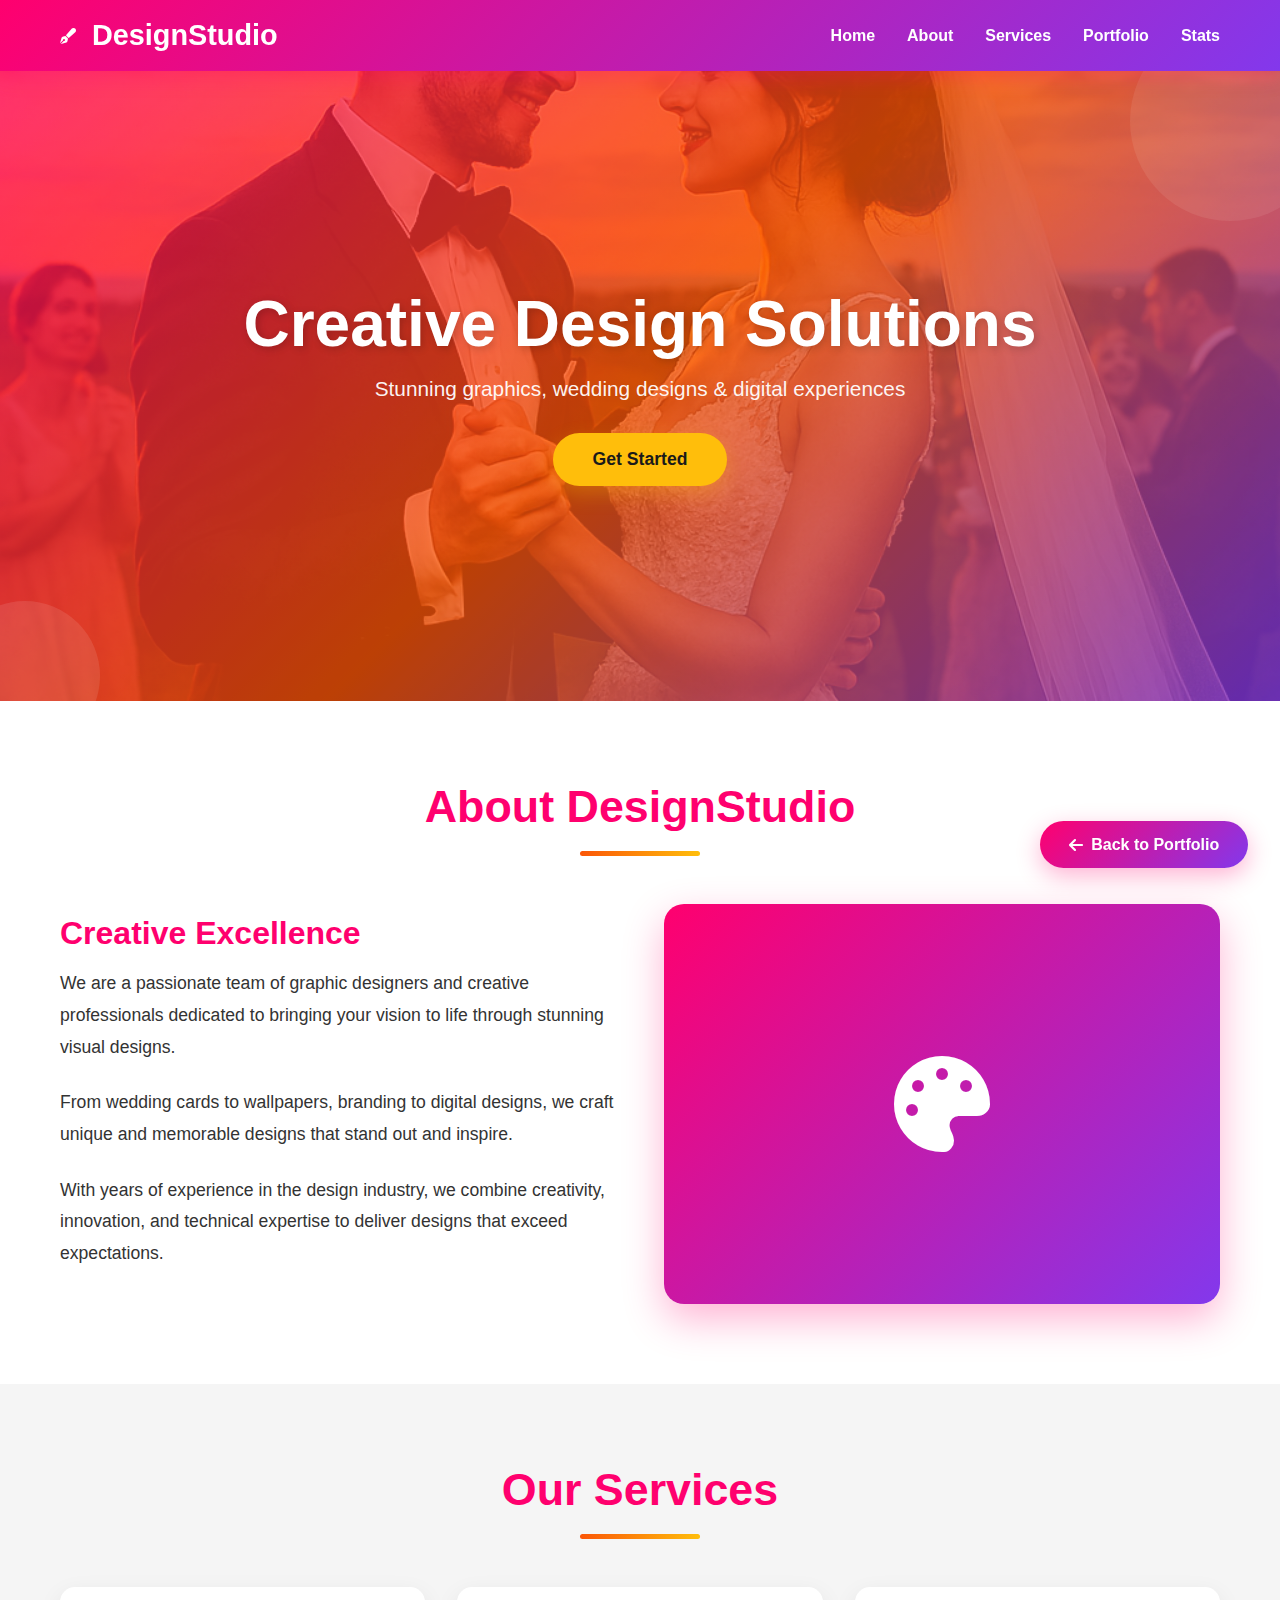
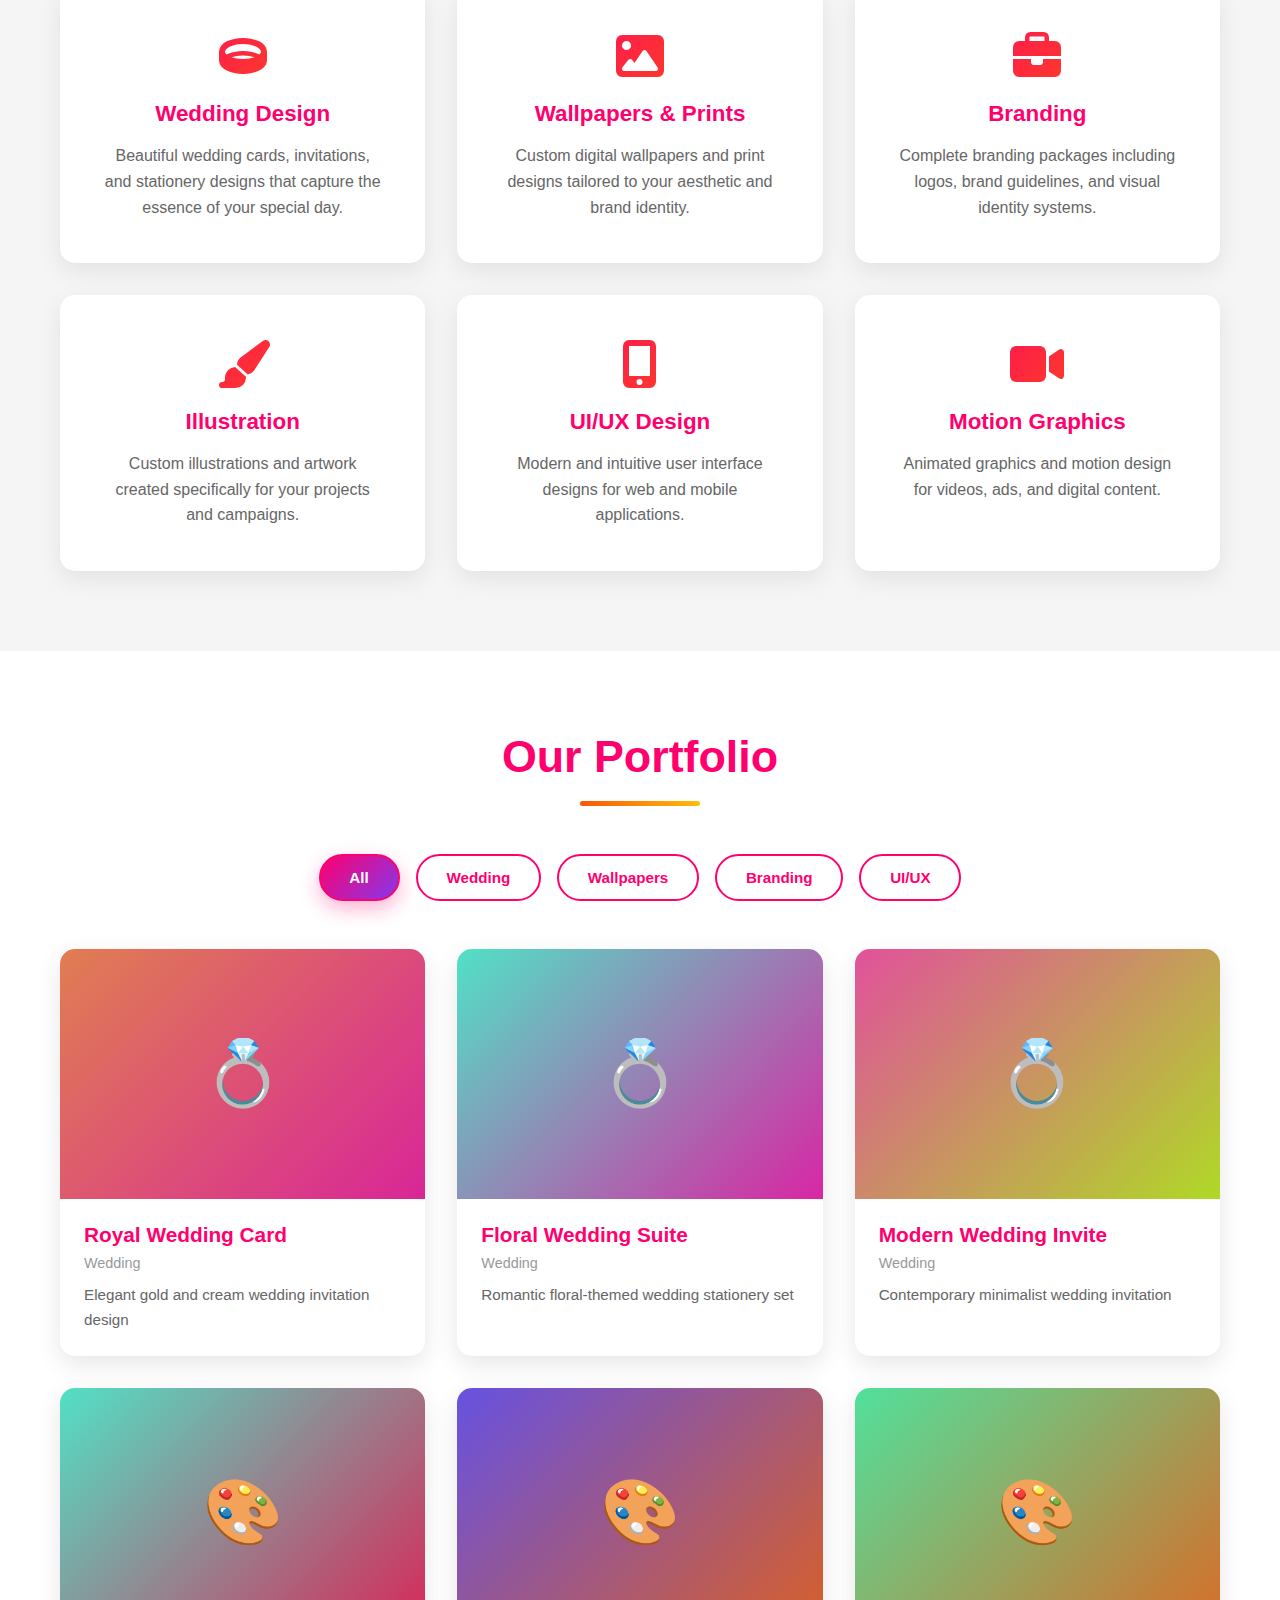
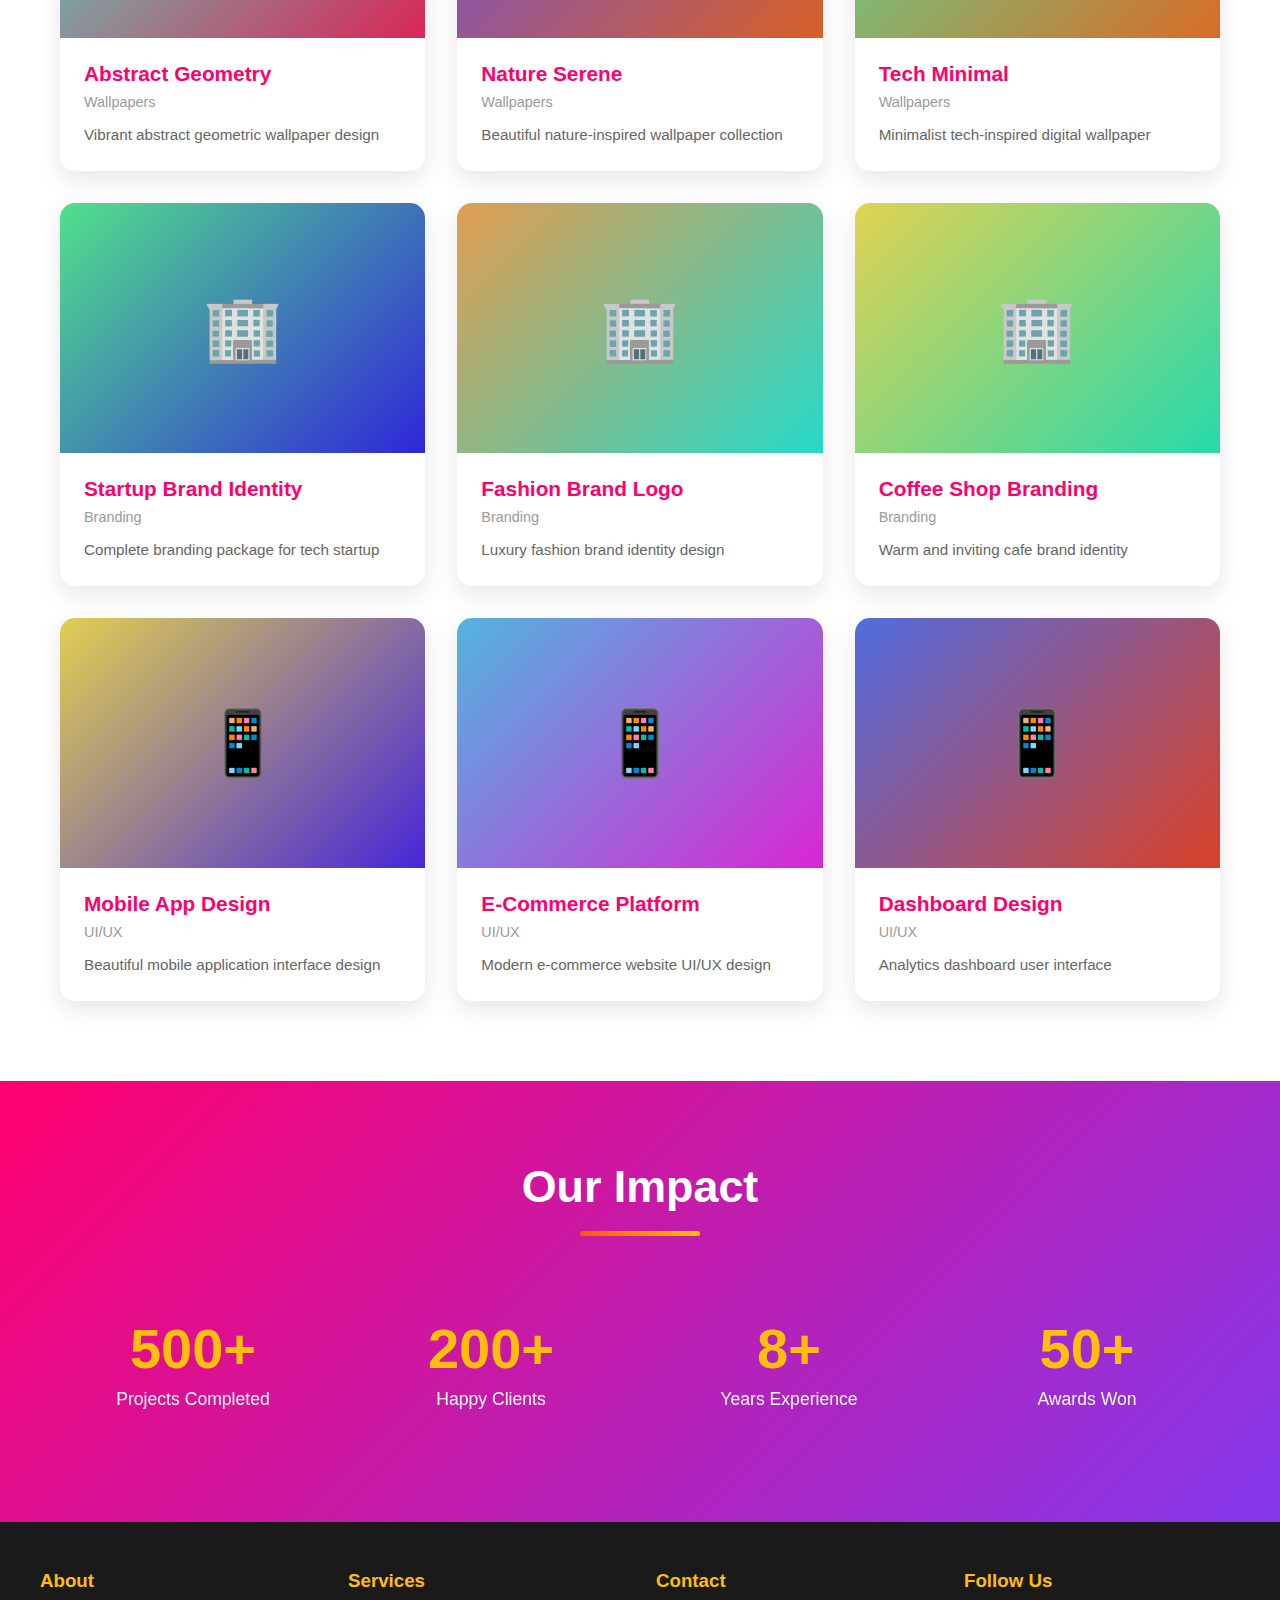
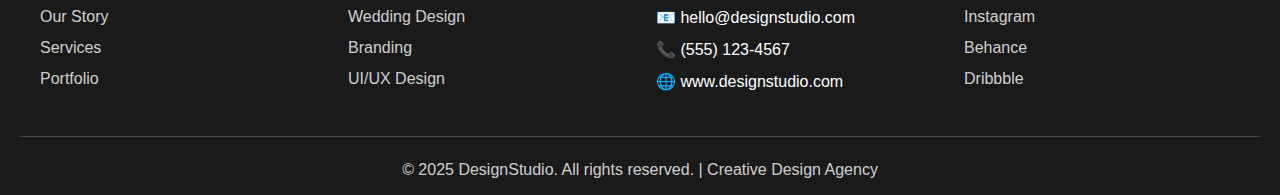
<file: .github/workflows/creative.html>
<!DOCTYPE html>
<html lang="en">
<head>
    <meta charset="UTF-8">
    <meta name="viewport" content="width=device-width, initial-scale=1.0">
    <title>DesignStudio - Creative Design Agency</title>
    <link rel="stylesheet" href="https://cdnjs.cloudflare.com/ajax/libs/font-awesome/6.4.0/css/all.min.css">
    <style>
        * {
            margin: 0;
            padding: 0;
            box-sizing: border-box;
        }

        :root {
            --primary: #FF006E;
            --secondary: #FB5607;
            --accent: #FFBE0B;
            --light-accent: #8338EC;
            --green: #3A86FF;
            --dark: #1a1a1a;
            --white: #ffffff;
            --light: #f5f5f5;
            --text: #333333;
        }

        html {
            scroll-behavior: smooth;
        }

        body {
            font-family: 'Poppins', sans-serif;
            color: var(--text);
            background: linear-gradient(135deg, #f5f5f5 0%, #e9e9e9 100%);
        }

        /* Navigation */
        .navbar {
            background: linear-gradient(135deg, var(--primary) 0%, var(--light-accent) 100%);
            padding: 1.2rem 0;
            position: sticky;
            top: 0;
            z-index: 1000;
            box-shadow: 0 4px 20px rgba(255, 0, 110, 0.3);
        }

        .navbar-container {
            max-width: 1200px;
            margin: 0 auto;
            padding: 0 20px;
            display: flex;
            justify-content: space-between;
            align-items: center;
        }

        .logo {
            display: flex;
            align-items: center;
            gap: 1rem;
            color: var(--white);
            text-decoration: none;
        }

        .logo h1 {
            font-size: 1.8rem;
            font-weight: 700;
            color: var(--white);
        }

        .nav-menu {
            display: flex;
            list-style: none;
            gap: 2rem;
        }

        .nav-link {
            color: var(--white);
            text-decoration: none;
            font-weight: 600;
            transition: all 0.3s ease;
        }

        .nav-link:hover {
            color: var(--accent);
            transform: translateY(-2px);
        }

        /* Hero Section */
        .hero {
            background: linear-gradient(135deg, var(--primary) 0%, var(--secondary) 50%, var(--light-accent) 100%);
            color: var(--white);
            padding: 100px 20px;
            text-align: center;
            min-height: 70vh;
            display: flex;
            align-items: center;
            justify-content: center;
            flex-direction: column;
            position: relative;
            overflow: hidden;
        }

        .hero-image {
            position: absolute;
            top: 0;
            left: 0;
            width: 100%;
            height: 100%;
            object-fit: cover;
            opacity: 0.25;
            z-index: 0;
        }

        .hero::before {
            content: '';
            position: absolute;
            width: 200px;
            height: 200px;
            background: rgba(255, 255, 255, 0.1);
            border-radius: 50%;
            top: -50px;
            right: -50px;
        }

        .hero::after {
            content: '';
            position: absolute;
            width: 150px;
            height: 150px;
            background: rgba(255, 255, 255, 0.1);
            border-radius: 50%;
            bottom: -50px;
            left: -50px;
        }

        .hero-content {
            position: relative;
            z-index: 1;
        }

        .hero h1 {
            font-size: 4rem;
            margin-bottom: 1rem;
            font-weight: 800;
            text-shadow: 2px 2px 8px rgba(0, 0, 0, 0.2);
        }

        .hero p {
            font-size: 1.3rem;
            margin-bottom: 2rem;
            color: rgba(255, 255, 255, 0.95);
        }

        .cta-btn {
            background: var(--accent);
            color: var(--dark);
            padding: 1rem 2.5rem;
            border: none;
            border-radius: 50px;
            font-size: 1.1rem;
            font-weight: 700;
            cursor: pointer;
            transition: all 0.3s ease;
            box-shadow: 0 8px 20px rgba(255, 190, 11, 0.3);
        }

        .cta-btn:hover {
            transform: translateY(-4px);
            box-shadow: 0 12px 30px rgba(255, 190, 11, 0.5);
        }

        /* Container */
        .container {
            max-width: 1200px;
            margin: 0 auto;
            padding: 0 20px;
        }

        section {
            padding: 80px 20px;
        }

        .section-title {
            font-size: 2.8rem;
            color: var(--primary);
            text-align: center;
            margin-bottom: 3rem;
            font-weight: 800;
            position: relative;
            padding-bottom: 1.5rem;
        }

        .section-title::after {
            content: '';
            position: absolute;
            width: 120px;
            height: 5px;
            background: linear-gradient(90deg, var(--secondary) 0%, var(--accent) 100%);
            bottom: 0;
            left: 50%;
            transform: translateX(-50%);
            border-radius: 10px;
        }

        /* About Section */
        .about {
            background: var(--white);
        }

        .about-content {
            display: grid;
            grid-template-columns: 1fr 1fr;
            gap: 3rem;
            align-items: center;
        }

        .about-text h3 {
            font-size: 2rem;
            color: var(--primary);
            margin-bottom: 1rem;
            font-weight: 700;
        }

        .about-text p {
            font-size: 1.1rem;
            line-height: 1.8;
            margin-bottom: 1.5rem;
            color: var(--text);
        }

        .about-image {
            background: linear-gradient(135deg, var(--primary) 0%, var(--light-accent) 100%);
            height: 400px;
            border-radius: 20px;
            display: flex;
            align-items: center;
            justify-content: center;
            color: var(--white);
            font-size: 6rem;
            box-shadow: 0 15px 40px rgba(255, 0, 110, 0.3);
        }

        /* Services Section */
        .services {
            background: linear-gradient(135deg, #f5f5f5 0%, var(--light) 100%);
        }

        .services-grid {
            display: grid;
            grid-template-columns: repeat(auto-fit, minmax(280px, 1fr));
            gap: 2rem;
        }

        .service-card {
            background: var(--white);
            padding: 2.5rem;
            border-radius: 15px;
            text-align: center;
            box-shadow: 0 8px 25px rgba(0, 0, 0, 0.08);
            transition: all 0.3s ease;
            border: 3px solid transparent;
        }

        .service-card:hover {
            transform: translateY(-15px);
            border-color: var(--primary);
            box-shadow: 0 15px 40px rgba(255, 0, 110, 0.2);
        }

        .service-icon {
            font-size: 3rem;
            background: linear-gradient(135deg, var(--primary) 0%, var(--secondary) 100%);
            -webkit-background-clip: text;
            -webkit-text-fill-color: transparent;
            background-clip: text;
            margin-bottom: 1rem;
        }

        .service-card h3 {
            font-size: 1.4rem;
            color: var(--primary);
            margin-bottom: 1rem;
            font-weight: 700;
        }

        .service-card p {
            color: #666;
            line-height: 1.6;
        }

        /* Portfolio Section */
        .portfolio {
            background: var(--white);
        }

        .filter-buttons {
            display: flex;
            gap: 1rem;
            justify-content: center;
            margin-bottom: 3rem;
            flex-wrap: wrap;
        }

        .filter-btn {
            padding: 0.8rem 1.8rem;
            border: 2px solid var(--primary);
            background: var(--white);
            color: var(--primary);
            border-radius: 50px;
            cursor: pointer;
            font-weight: 700;
            transition: all 0.3s ease;
            font-size: 0.95rem;
        }

        .filter-btn.active {
            background: linear-gradient(135deg, var(--primary) 0%, var(--light-accent) 100%);
            color: var(--white);
            box-shadow: 0 8px 20px rgba(255, 0, 110, 0.3);
        }

        .filter-btn:hover {
            background: linear-gradient(135deg, var(--primary) 0%, var(--light-accent) 100%);
            color: var(--white);
        }

        .portfolio-grid {
            display: grid;
            grid-template-columns: repeat(auto-fit, minmax(300px, 1fr));
            gap: 2rem;
        }

        .portfolio-item {
            background: var(--white);
            border-radius: 15px;
            overflow: hidden;
            box-shadow: 0 8px 25px rgba(0, 0, 0, 0.1);
            transition: all 0.3s ease;
            cursor: pointer;
        }

        .portfolio-item:hover {
            transform: translateY(-10px);
            box-shadow: 0 15px 40px rgba(255, 0, 110, 0.2);
        }

        .portfolio-image {
            width: 100%;
            height: 250px;
            background: linear-gradient(135deg, var(--primary) 0%, var(--secondary) 50%, var(--light-accent) 100%);
            display: flex;
            align-items: center;
            justify-content: center;
            color: var(--white);
            font-size: 4rem;
            position: relative;
            overflow: hidden;
        }

        .portfolio-overlay {
            position: absolute;
            top: 0;
            left: 0;
            right: 0;
            bottom: 0;
            background: rgba(0, 0, 0, 0.4);
            display: flex;
            align-items: center;
            justify-content: center;
            opacity: 0;
            transition: opacity 0.3s ease;
        }

        .portfolio-item:hover .portfolio-overlay {
            opacity: 1;
        }

        .portfolio-overlay-text {
            color: var(--white);
            font-weight: 700;
            font-size: 1.1rem;
        }

        .portfolio-info {
            padding: 1.5rem;
        }

        .portfolio-title {
            font-size: 1.3rem;
            color: var(--primary);
            margin-bottom: 0.5rem;
            font-weight: 700;
        }

        .portfolio-category {
            color: #999;
            font-size: 0.9rem;
            margin-bottom: 0.8rem;
        }

        .portfolio-desc {
            color: #666;
            font-size: 0.95rem;
            line-height: 1.6;
        }

        /* Stats Section */
        .stats {
            background: linear-gradient(135deg, var(--primary) 0%, var(--light-accent) 100%);
            color: var(--white);
        }

        .stats-grid {
            display: grid;
            grid-template-columns: repeat(auto-fit, minmax(200px, 1fr));
            gap: 2rem;
            text-align: center;
        }

        .stat-card {
            padding: 2rem;
        }

        .stat-number {
            font-size: 3.5rem;
            font-weight: 800;
            margin-bottom: 0.5rem;
            color: var(--accent);
        }

        .stat-label {
            font-size: 1.1rem;
            opacity: 0.95;
        }

        /* Footer */
        .footer {
            background: var(--dark);
            color: var(--white);
            padding: 3rem 20px 1rem;
        }

        .footer-content {
            max-width: 1200px;
            margin: 0 auto;
            display: grid;
            grid-template-columns: repeat(auto-fit, minmax(250px, 1fr));
            gap: 2rem;
            margin-bottom: 2rem;
        }

        .footer-section h3 {
            color: var(--accent);
            margin-bottom: 1rem;
            font-weight: 700;
        }

        .footer-section ul {
            list-style: none;
        }

        .footer-section ul li {
            margin-bottom: 0.8rem;
        }

        .footer-section a {
            color: rgba(255, 255, 255, 0.8);
            text-decoration: none;
            transition: color 0.3s;
        }

        .footer-section a:hover {
            color: var(--accent);
        }

        .footer-bottom {
            border-top: 1px solid rgba(255, 255, 255, 0.2);
            padding-top: 1.5rem;
            text-align: center;
            color: rgba(255, 255, 255, 0.8);
        }

        /* Back Button */
        .back-button {
            position: fixed;
            bottom: 2rem;
            right: 2rem;
            background: linear-gradient(135deg, var(--primary) 0%, var(--light-accent) 100%);
            color: var(--white);
            border: none;
            padding: 0.9rem 1.8rem;
            border-radius: 50px;
            cursor: pointer;
            font-size: 1rem;
            font-weight: 700;
            transition: all 0.3s ease;
            box-shadow: 0 8px 25px rgba(255, 0, 110, 0.3);
            display: flex;
            align-items: center;
            gap: 0.5rem;
            text-decoration: none;
            z-index: 100;
        }

        .back-button:hover {
            transform: translateY(-4px);
            box-shadow: 0 12px 35px rgba(255, 0, 110, 0.4);
        }

        /* Responsive */
        @media (max-width: 768px) {
            .hero h1 {
                font-size: 2.5rem;
            }

            .section-title {
                font-size: 2rem;
            }

            .about-content {
                grid-template-columns: 1fr;
            }

            .nav-menu {
                display: none;
            }

            .filter-buttons {
                gap: 0.5rem;
            }

            .filter-btn {
                padding: 0.6rem 1.2rem;
                font-size: 0.85rem;
            }

            .portfolio-grid {
                grid-template-columns: 1fr;
            }
        }
    </style>
</head>
<body>
    <!-- Navigation -->
    <nav class="navbar">
        <div class="navbar-container">
            <a href="index.html" class="logo">
                <i class="fas fa-pen-fancy"></i>
                <h1>DesignStudio</h1>
            </a>
            <ul class="nav-menu">
                <li><a href="#home" class="nav-link">Home</a></li>
                <li><a href="#about" class="nav-link">About</a></li>
                <li><a href="#services" class="nav-link">Services</a></li>
                <li><a href="#portfolio" class="nav-link">Portfolio</a></li>
                <li><a href="#stats" class="nav-link">Stats</a></li>
            </ul>
        </div>
    </nav>

    <!-- Hero Section -->
    <section id="home" class="hero">
        <img src="wedding.png" alt="Creative Design" class="hero-image">
        <div class="hero-content">
            <h1>Creative Design Solutions</h1>
            <p>Stunning graphics, wedding designs & digital experiences</p>
            <button class="cta-btn">Get Started</button>
        </div>
    </section>

    <!-- About Section -->
    <section id="about" class="about">
        <div class="container">
            <h2 class="section-title">About DesignStudio</h2>
            <div class="about-content">
                <div class="about-text">
                    <h3>Creative Excellence</h3>
                    <p>We are a passionate team of graphic designers and creative professionals dedicated to bringing your vision to life through stunning visual designs.</p>
                    <p>From wedding cards to wallpapers, branding to digital designs, we craft unique and memorable designs that stand out and inspire.</p>
                    <p>With years of experience in the design industry, we combine creativity, innovation, and technical expertise to deliver designs that exceed expectations.</p>
                </div>
                <div class="about-image">
                    <i class="fas fa-palette"></i>
                </div>
            </div>
        </div>
    </section>

    <!-- Services Section -->
    <section id="services" class="services">
        <div class="container">
            <h2 class="section-title">Our Services</h2>
            <div class="services-grid">
                <div class="service-card">
                    <div class="service-icon"><i class="fas fa-ring"></i></div>
                    <h3>Wedding Design</h3>
                    <p>Beautiful wedding cards, invitations, and stationery designs that capture the essence of your special day.</p>
                </div>
                <div class="service-card">
                    <div class="service-icon"><i class="fas fa-image"></i></div>
                    <h3>Wallpapers & Prints</h3>
                    <p>Custom digital wallpapers and print designs tailored to your aesthetic and brand identity.</p>
                </div>
                <div class="service-card">
                    <div class="service-icon"><i class="fas fa-briefcase"></i></div>
                    <h3>Branding</h3>
                    <p>Complete branding packages including logos, brand guidelines, and visual identity systems.</p>
                </div>
                <div class="service-card">
                    <div class="service-icon"><i class="fas fa-paint-brush"></i></div>
                    <h3>Illustration</h3>
                    <p>Custom illustrations and artwork created specifically for your projects and campaigns.</p>
                </div>
                <div class="service-card">
                    <div class="service-icon"><i class="fas fa-mobile-alt"></i></div>
                    <h3>UI/UX Design</h3>
                    <p>Modern and intuitive user interface designs for web and mobile applications.</p>
                </div>
                <div class="service-card">
                    <div class="service-icon"><i class="fas fa-video"></i></div>
                    <h3>Motion Graphics</h3>
                    <p>Animated graphics and motion design for videos, ads, and digital content.</p>
                </div>
            </div>
        </div>
    </section>

    <!-- Portfolio Section -->
    <section id="portfolio" class="portfolio">
        <div class="container">
            <h2 class="section-title">Our Portfolio</h2>
            
            <div class="filter-buttons">
                <button class="filter-btn active" onclick="filterPortfolio('all')">All</button>
                <button class="filter-btn" onclick="filterPortfolio('wedding')">Wedding</button>
                <button class="filter-btn" onclick="filterPortfolio('wallpapers')">Wallpapers</button>
                <button class="filter-btn" onclick="filterPortfolio('branding')">Branding</button>
                <button class="filter-btn" onclick="filterPortfolio('ui')">UI/UX</button>
            </div>

            <div class="portfolio-grid" id="portfolioGrid">
                <!-- Portfolio items will be populated by JavaScript -->
            </div>
        </div>
    </section>

    <!-- Stats Section -->
    <section id="stats" class="stats">
        <div class="container">
            <h2 class="section-title" style="color: var(--white);">Our Impact</h2>
            <div class="stats-grid">
                <div class="stat-card">
                    <div class="stat-number">500+</div>
                    <div class="stat-label">Projects Completed</div>
                </div>
                <div class="stat-card">
                    <div class="stat-number">200+</div>
                    <div class="stat-label">Happy Clients</div>
                </div>
                <div class="stat-card">
                    <div class="stat-number">8+</div>
                    <div class="stat-label">Years Experience</div>
                </div>
                <div class="stat-card">
                    <div class="stat-number">50+</div>
                    <div class="stat-label">Awards Won</div>
                </div>
            </div>
        </div>
    </section>

    <!-- Footer -->
    <footer class="footer">
        <div class="footer-content">
            <div class="footer-section">
                <h3>About</h3>
                <ul>
                    <li><a href="#about">Our Story</a></li>
                    <li><a href="#services">Services</a></li>
                    <li><a href="#portfolio">Portfolio</a></li>
                </ul>
            </div>
            <div class="footer-section">
                <h3>Services</h3>
                <ul>
                    <li><a href="#">Wedding Design</a></li>
                    <li><a href="#">Branding</a></li>
                    <li><a href="#">UI/UX Design</a></li>
                </ul>
            </div>
            <div class="footer-section">
                <h3>Contact</h3>
                <ul>
                    <li>📧 hello@designstudio.com</li>
                    <li>📞 (555) 123-4567</li>
                    <li>🌐 www.designstudio.com</li>
                </ul>
            </div>
            <div class="footer-section">
                <h3>Follow Us</h3>
                <ul>
                    <li><a href="#">Instagram</a></li>
                    <li><a href="#">Behance</a></li>
                    <li><a href="#">Dribbble</a></li>
                </ul>
            </div>
        </div>
        <div class="footer-bottom">
            <p>&copy; 2025 DesignStudio. All rights reserved. | Creative Design Agency</p>
        </div>
    </footer>

    <!-- Back to Portfolio Button -->
    <a href="index.html#portfolio" class="back-button">
        <i class="fas fa-arrow-left"></i> Back to Portfolio
    </a>

    <script>
        // Portfolio Data
        const portfolioData = {
            wedding: [
                { title: "Royal Wedding Card", category: "Wedding", description: "Elegant gold and cream wedding invitation design" },
                { title: "Floral Wedding Suite", category: "Wedding", description: "Romantic floral-themed wedding stationery set" },
                { title: "Modern Wedding Invite", category: "Wedding", description: "Contemporary minimalist wedding invitation" }
            ],
            wallpapers: [
                { title: "Abstract Geometry", category: "Wallpapers", description: "Vibrant abstract geometric wallpaper design" },
                { title: "Nature Serene", category: "Wallpapers", description: "Beautiful nature-inspired wallpaper collection" },
                { title: "Tech Minimal", category: "Wallpapers", description: "Minimalist tech-inspired digital wallpaper" }
            ],
            branding: [
                { title: "Startup Brand Identity", category: "Branding", description: "Complete branding package for tech startup" },
                { title: "Fashion Brand Logo", category: "Branding", description: "Luxury fashion brand identity design" },
                { title: "Coffee Shop Branding", category: "Branding", description: "Warm and inviting cafe brand identity" }
            ],
            ui: [
                { title: "Mobile App Design", category: "UI/UX", description: "Beautiful mobile application interface design" },
                { title: "E-Commerce Platform", category: "UI/UX", description: "Modern e-commerce website UI/UX design" },
                { title: "Dashboard Design", category: "UI/UX", description: "Analytics dashboard user interface" }
            ]
        };

        const icons = {
            wedding: "💍",
            wallpapers: "🎨",
            branding: "🏢",
            ui: "📱"
        };

        function displayPortfolio(category) {
            const grid = document.getElementById('portfolioGrid');
            grid.innerHTML = '';

            let items = [];
            if (category === 'all') {
                Object.values(portfolioData).forEach(cat => items.push(...cat));
            } else {
                items = portfolioData[category] || [];
            }

            items.forEach((item, index) => {
                const categoryKey = Object.keys(portfolioData).find(key => portfolioData[key].includes(item));
                const icon = icons[categoryKey] || "✨";

                const portfolioItem = document.createElement('div');
                portfolioItem.className = 'portfolio-item';
                portfolioItem.innerHTML = `
                    <div class="portfolio-image" style="background: linear-gradient(135deg, hsl(${Math.random() * 360}, 70%, 60%) 0%, hsl(${Math.random() * 360}, 70%, 50%) 100%);">
                        ${icon}
                        <div class="portfolio-overlay">
                            <div class="portfolio-overlay-text">View Design</div>
                        </div>
                    </div>
                    <div class="portfolio-info">
                        <div class="portfolio-title">${item.title}</div>
                        <div class="portfolio-category">${item.category}</div>
                        <div class="portfolio-desc">${item.description}</div>
                    </div>
                `;
                grid.appendChild(portfolioItem);
            });
        }

        function filterPortfolio(category) {
            document.querySelectorAll('.filter-btn').forEach(btn => btn.classList.remove('active'));
            event.target.classList.add('active');
            displayPortfolio(category);
        }

        // Initialize portfolio on load
        displayPortfolio('all');
    </script>
</body>
</html>
</file>
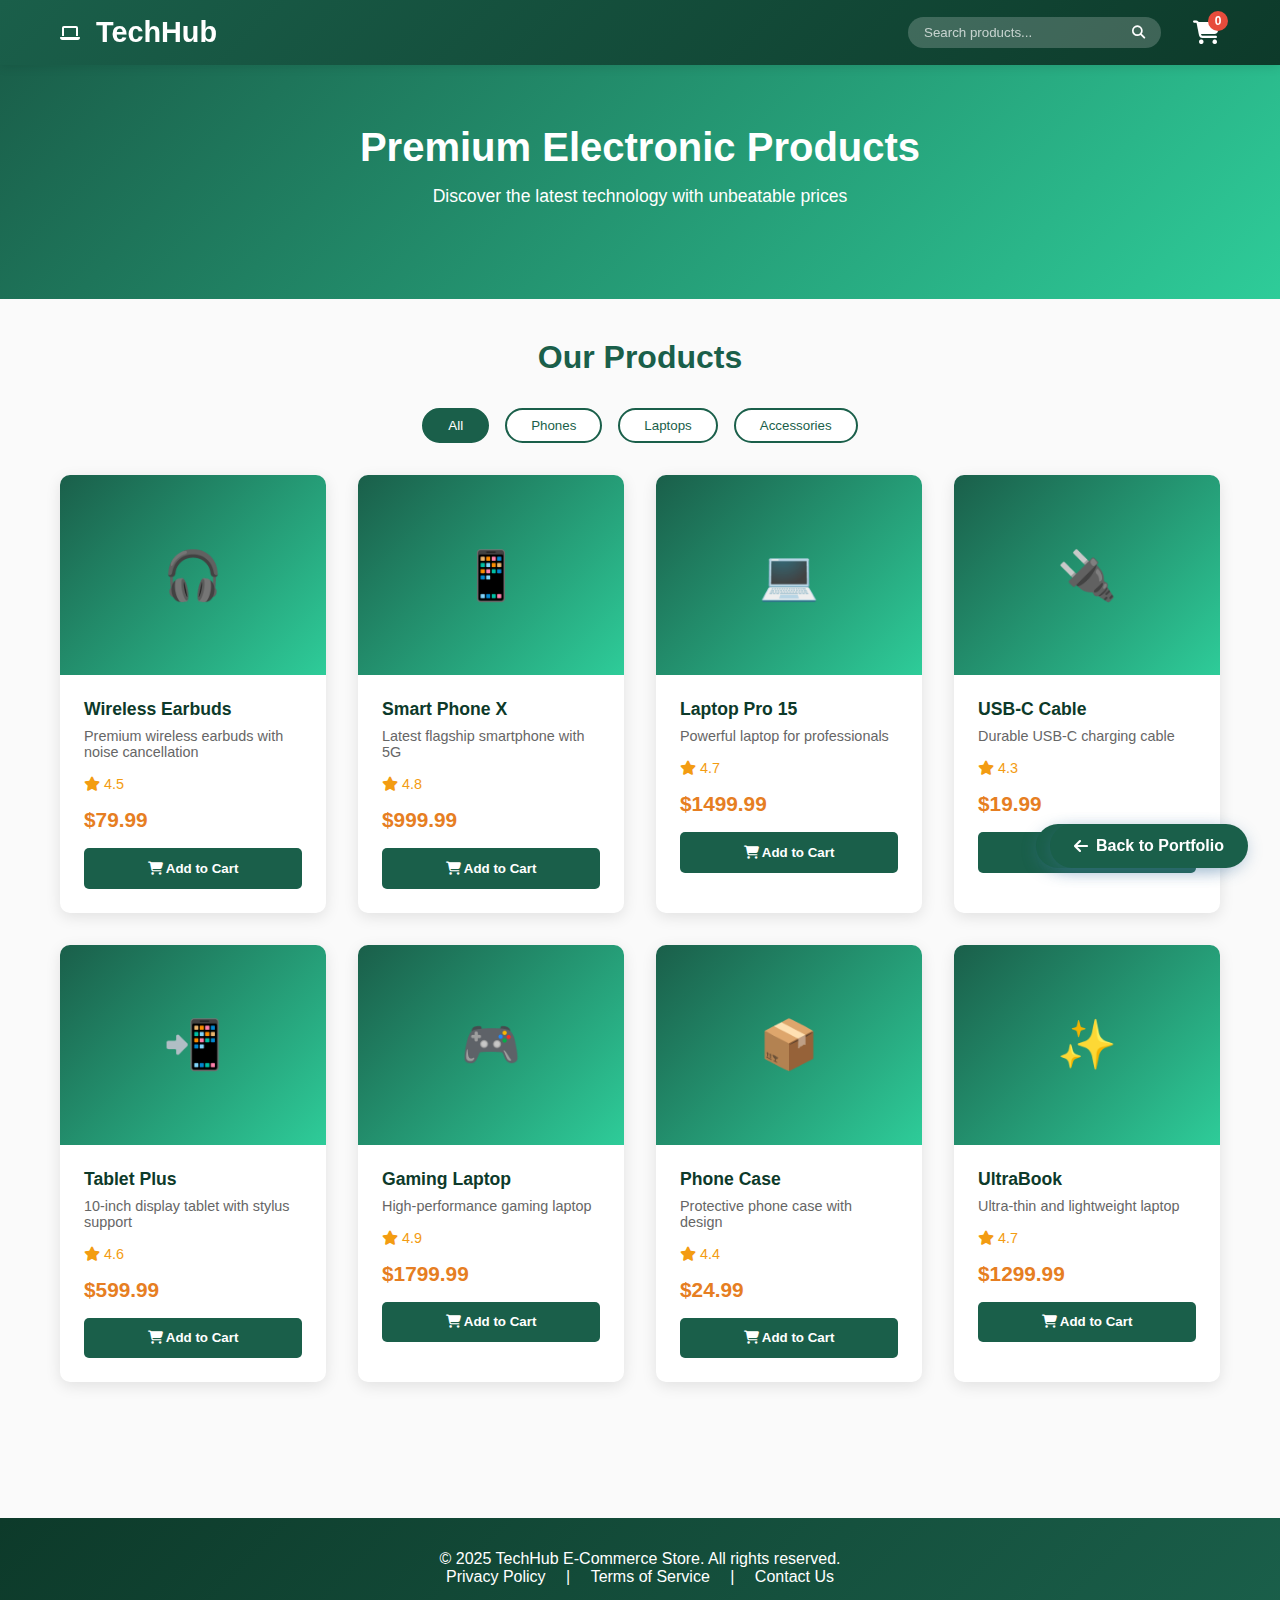
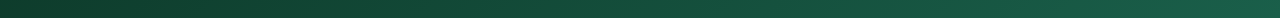
<file: .github/workflows/ecommerce.html>
<!DOCTYPE html>
<html lang="en">
<head>
    <meta charset="UTF-8">
    <meta name="viewport" content="width=device-width, initial-scale=1.0">
    <title>TechHub - Modern E-Commerce Store</title>
    <link rel="stylesheet" href="https://cdnjs.cloudflare.com/ajax/libs/font-awesome/6.4.0/css/all.min.css">
    <style>
        * {
            margin: 0;
            padding: 0;
            box-sizing: border-box;
        }

        :root {
            --steel-blue: #1a5f4a;
            --dark-steel: #0d3a2a;
            --light-blue: #2ecc99;
            --white: #ffffff;
            --light-gray: #f5f5f5;
            --dark-text: #1a1a1a;
            --accent: #e67e22;
            --success: #27ae60;
            --danger: #e74c3c;
        }

        body {
            font-family: 'Segoe UI', Tahoma, Geneva, Verdana, sans-serif;
            color: var(--dark-text);
            background-color: #fafafa;
        }

        /* Navigation */
        .navbar {
            background: linear-gradient(135deg, var(--steel-blue) 0%, var(--dark-steel) 100%);
            padding: 1rem 0;
            position: sticky;
            top: 0;
            z-index: 1000;
            box-shadow: 0 2px 10px rgba(0, 0, 0, 0.1);
        }

        .navbar-container {
            max-width: 1200px;
            margin: 0 auto;
            padding: 0 20px;
            display: flex;
            justify-content: space-between;
            align-items: center;
        }

        .logo-section {
            display: flex;
            align-items: center;
            gap: 1rem;
            color: var(--white);
            text-decoration: none;
        }

        .logo-section h1 {
            font-size: 1.8rem;
            color: var(--white);
        }

        .nav-right {
            display: flex;
            gap: 2rem;
            align-items: center;
        }

        .search-bar {
            display: flex;
            background: rgba(255, 255, 255, 0.2);
            padding: 0.5rem 1rem;
            border-radius: 25px;
            gap: 0.5rem;
        }

        .search-bar input {
            background: none;
            border: none;
            color: var(--white);
            width: 200px;
            outline: none;
        }

        .search-bar input::placeholder {
            color: rgba(255, 255, 255, 0.7);
        }

        .search-bar button {
            background: none;
            border: none;
            color: var(--white);
            cursor: pointer;
        }

        .cart-icon {
            position: relative;
            color: var(--white);
            font-size: 1.5rem;
            cursor: pointer;
            transition: 0.3s;
        }

        .cart-icon:hover {
            color: var(--accent);
        }

        .cart-count {
            position: absolute;
            top: -8px;
            right: -8px;
            background: var(--danger);
            color: white;
            border-radius: 50%;
            width: 20px;
            height: 20px;
            display: flex;
            align-items: center;
            justify-content: center;
            font-size: 0.75rem;
            font-weight: bold;
        }

        /* Hero Section */
        .hero {
            background: linear-gradient(135deg, var(--steel-blue) 0%, var(--light-blue) 100%);
            color: var(--white);
            padding: 60px 20px;
            text-align: center;
        }

        .hero h2 {
            font-size: 2.5rem;
            margin-bottom: 1rem;
        }

        .hero p {
            font-size: 1.1rem;
            margin-bottom: 2rem;
        }

        /* Product Section */
        .container {
            max-width: 1200px;
            margin: 0 auto;
            padding: 40px 20px;
        }

        .section-title {
            font-size: 2rem;
            color: var(--steel-blue);
            margin-bottom: 2rem;
            text-align: center;
        }

        .filters {
            display: flex;
            gap: 1rem;
            margin-bottom: 2rem;
            justify-content: center;
            flex-wrap: wrap;
        }

        .filter-btn {
            padding: 0.5rem 1.5rem;
            border: 2px solid var(--steel-blue);
            background: var(--white);
            color: var(--steel-blue);
            border-radius: 25px;
            cursor: pointer;
            transition: 0.3s;
            font-weight: 500;
        }

        .filter-btn.active {
            background: var(--steel-blue);
            color: var(--white);
        }

        .filter-btn:hover {
            background: var(--steel-blue);
            color: var(--white);
        }

        /* Products Grid */
        .products-grid {
            display: grid;
            grid-template-columns: repeat(auto-fill, minmax(250px, 1fr));
            gap: 2rem;
            margin-bottom: 3rem;
        }

        .product-card {
            background: var(--white);
            border-radius: 10px;
            overflow: hidden;
            box-shadow: 0 4px 15px rgba(0, 0, 0, 0.1);
            transition: all 0.3s ease;
        }

        .product-card:hover {
            transform: translateY(-10px);
            box-shadow: 0 8px 25px rgba(74, 123, 167, 0.2);
        }

        .product-image {
            width: 100%;
            height: 200px;
            background: linear-gradient(135deg, var(--steel-blue) 0%, var(--light-blue) 100%);
            display: flex;
            align-items: center;
            justify-content: center;
            color: var(--white);
            font-size: 3rem;
        }

        .product-info {
            padding: 1.5rem;
        }

        .product-name {
            font-size: 1.1rem;
            color: var(--dark-steel);
            margin-bottom: 0.5rem;
            font-weight: 600;
        }

        .product-description {
            font-size: 0.9rem;
            color: #666;
            margin-bottom: 1rem;
        }

        .product-price {
            font-size: 1.3rem;
            color: var(--accent);
            font-weight: bold;
            margin-bottom: 1rem;
        }

        .product-rating {
            color: #f39c12;
            font-size: 0.9rem;
            margin-bottom: 1rem;
        }

        .add-to-cart-btn {
            width: 100%;
            padding: 0.8rem;
            background: var(--steel-blue);
            color: var(--white);
            border: none;
            border-radius: 5px;
            cursor: pointer;
            font-weight: 600;
            transition: 0.3s;
        }

        .add-to-cart-btn:hover {
            background: var(--accent);
        }

        /* Cart Modal */
        .cart-modal {
            display: none;
            position: fixed;
            top: 0;
            left: 0;
            width: 100%;
            height: 100%;
            background: rgba(0, 0, 0, 0.5);
            z-index: 2000;
            align-items: center;
            justify-content: flex-end;
        }

        .cart-modal.active {
            display: flex;
        }

        .cart-sidebar {
            background: var(--white);
            width: 400px;
            height: 100%;
            overflow-y: auto;
            padding: 2rem;
            box-shadow: -2px 0 10px rgba(0, 0, 0, 0.2);
            animation: slideIn 0.3s ease;
        }

        @keyframes slideIn {
            from {
                transform: translateX(100%);
            }
            to {
                transform: translateX(0);
            }
        }

        .cart-header {
            display: flex;
            justify-content: space-between;
            align-items: center;
            margin-bottom: 2rem;
            border-bottom: 2px solid var(--light-gray);
            padding-bottom: 1rem;
        }

        .cart-header h2 {
            color: var(--steel-blue);
        }

        .close-cart {
            background: none;
            border: none;
            font-size: 1.5rem;
            cursor: pointer;
            color: var(--dark-text);
        }

        .cart-items {
            margin-bottom: 2rem;
        }

        .cart-item {
            display: flex;
            justify-content: space-between;
            align-items: center;
            padding: 1rem;
            border-bottom: 1px solid var(--light-gray);
        }

        .cart-item-info {
            flex: 1;
        }

        .cart-item-name {
            font-weight: 600;
            color: var(--dark-steel);
            margin-bottom: 0.5rem;
        }

        .cart-item-price {
            color: var(--accent);
            font-weight: bold;
        }

        .cart-item-quantity {
            display: flex;
            gap: 0.5rem;
            align-items: center;
            margin: 0.5rem 0;
        }

        .qty-btn {
            background: var(--light-gray);
            border: none;
            width: 25px;
            height: 25px;
            border-radius: 3px;
            cursor: pointer;
            font-weight: bold;
        }

        .qty-btn:hover {
            background: var(--steel-blue);
            color: var(--white);
        }

        .remove-btn {
            background: none;
            border: none;
            color: var(--danger);
            cursor: pointer;
            font-weight: bold;
        }

        .cart-summary {
            background: var(--light-gray);
            padding: 1.5rem;
            border-radius: 5px;
            margin-bottom: 2rem;
        }

        .summary-row {
            display: flex;
            justify-content: space-between;
            margin-bottom: 0.8rem;
            color: var(--dark-text);
        }

        .summary-row.total {
            border-top: 2px solid var(--dark-text);
            padding-top: 0.8rem;
            font-weight: bold;
            color: var(--steel-blue);
            font-size: 1.2rem;
        }

        .checkout-btn {
            width: 100%;
            padding: 1rem;
            background: var(--success);
            color: var(--white);
            border: none;
            border-radius: 5px;
            font-size: 1rem;
            font-weight: 600;
            cursor: pointer;
            transition: 0.3s;
        }

        .checkout-btn:hover {
            background: #229954;
        }

        .empty-cart {
            text-align: center;
            padding: 2rem;
            color: #999;
        }

        /* Checkout Section */
        .checkout-modal {
            display: none;
            position: fixed;
            top: 0;
            left: 0;
            width: 100%;
            height: 100%;
            background: rgba(0, 0, 0, 0.7);
            z-index: 3000;
            align-items: center;
            justify-content: center;
        }

        .checkout-modal.active {
            display: flex;
        }

        .checkout-form {
            background: var(--white);
            width: 90%;
            max-width: 600px;
            padding: 2rem;
            border-radius: 10px;
            max-height: 90vh;
            overflow-y: auto;
        }

        .checkout-header {
            display: flex;
            justify-content: space-between;
            align-items: center;
            margin-bottom: 2rem;
            border-bottom: 2px solid var(--light-gray);
            padding-bottom: 1rem;
        }

        .checkout-header h2 {
            color: var(--steel-blue);
        }

        .form-section {
            margin-bottom: 2rem;
        }

        .form-section h3 {
            color: var(--dark-steel);
            margin-bottom: 1rem;
            font-size: 1.1rem;
        }

        .form-group {
            margin-bottom: 1rem;
        }

        .form-group label {
            display: block;
            margin-bottom: 0.5rem;
            color: var(--dark-text);
            font-weight: 500;
        }

        .form-group input,
        .form-group select {
            width: 100%;
            padding: 0.8rem;
            border: 2px solid var(--steel-blue);
            border-radius: 5px;
            font-size: 1rem;
            font-family: inherit;
        }

        .form-group input:focus,
        .form-group select:focus {
            outline: none;
            border-color: var(--accent);
            box-shadow: 0 0 5px rgba(230, 126, 34, 0.3);
        }

        .form-row {
            display: grid;
            grid-template-columns: 1fr 1fr;
            gap: 1rem;
        }

        .submit-btn {
            width: 100%;
            padding: 1rem;
            background: var(--steel-blue);
            color: var(--white);
            border: none;
            border-radius: 5px;
            font-size: 1rem;
            font-weight: 600;
            cursor: pointer;
            transition: 0.3s;
        }

        .submit-btn:hover {
            background: var(--dark-steel);
        }

        .security-badge {
            text-align: center;
            margin-top: 1rem;
            color: var(--success);
            font-size: 0.9rem;
        }

        .security-badge i {
            margin-right: 0.5rem;
        }

        /* Back Button */
        .back-to-portfolio {
            position: fixed;
            bottom: 2rem;
            right: 2rem;
            background: var(--steel-blue);
            color: var(--white);
            border: none;
            padding: 0.8rem 1.5rem;
            border-radius: 50px;
            cursor: pointer;
            font-size: 1rem;
            font-weight: 600;
            transition: all 0.3s ease;
            box-shadow: 0 4px 15px rgba(74, 123, 167, 0.3);
            display: flex;
            align-items: center;
            gap: 0.5rem;
            text-decoration: none;
            z-index: 100;
        }

        .back-to-portfolio:hover {
            background: var(--accent);
            transform: translateY(-3px);
            box-shadow: 0 6px 20px rgba(230, 126, 34, 0.3);
        }

        /* Success Message */
        .success-message {
            display: none;
            position: fixed;
            top: 50%;
            left: 50%;
            transform: translate(-50%, -50%);
            background: var(--white);
            padding: 3rem;
            border-radius: 10px;
            text-align: center;
            z-index: 4000;
            box-shadow: 0 10px 40px rgba(0, 0, 0, 0.3);
        }

        .success-message.active {
            display: block;
        }

        .success-icon {
            font-size: 4rem;
            color: var(--success);
            margin-bottom: 1rem;
        }

        .success-message h2 {
            color: var(--steel-blue);
            margin-bottom: 1rem;
        }

        /* Footer */
        .footer {
            background: linear-gradient(135deg, var(--dark-steel) 0%, var(--steel-blue) 100%);
            color: var(--white);
            text-align: center;
            padding: 2rem;
            margin-top: 3rem;
        }

        .footer a {
            color: var(--white);
            text-decoration: none;
            margin: 0 1rem;
        }

        .footer a:hover {
            color: var(--accent);
        }

        /* Responsive */
        @media (max-width: 768px) {
            .search-bar {
                display: none;
            }

            .cart-sidebar {
                width: 100%;
            }

            .products-grid {
                grid-template-columns: repeat(auto-fill, minmax(180px, 1fr));
                gap: 1rem;
            }

            .checkout-form {
                width: 95%;
            }

            .form-row {
                grid-template-columns: 1fr;
            }

            .hero h2 {
                font-size: 1.8rem;
            }
        }
    </style>
</head>
<body>
    <!-- Navigation -->
    <nav class="navbar">
        <div class="navbar-container">
            <a href="index.html" class="logo-section">
                <i class="fas fa-laptop"></i>
                <h1>TechHub</h1>
            </a>
            <div class="nav-right">
                <div class="search-bar">
                    <input type="text" placeholder="Search products...">
                    <button><i class="fas fa-search"></i></button>
                </div>
                <div class="cart-icon" onclick="openCart()">
                    <i class="fas fa-shopping-cart"></i>
                    <span class="cart-count" id="cartCount">0</span>
                </div>
            </div>
        </div>
    </nav>

    <!-- Hero Section -->
    <section class="hero">
        <h2>Premium Electronic Products</h2>
        <p>Discover the latest technology with unbeatable prices</p>
    </section>

    <!-- Main Container -->
    <div class="container">
        <h1 class="section-title">Our Products</h1>

        <!-- Filters -->
        <div class="filters">
            <button class="filter-btn active" onclick="filterProducts('all')">All</button>
            <button class="filter-btn" onclick="filterProducts('phones')">Phones</button>
            <button class="filter-btn" onclick="filterProducts('laptops')">Laptops</button>
            <button class="filter-btn" onclick="filterProducts('accessories')">Accessories</button>
        </div>

        <!-- Products Grid -->
        <div class="products-grid" id="productsGrid">
            <!-- Products will be populated by JavaScript -->
        </div>
    </div>

    <!-- Cart Modal -->
    <div class="cart-modal" id="cartModal">
        <div class="cart-sidebar">
            <div class="cart-header">
                <h2>Shopping Cart</h2>
                <button class="close-cart" onclick="closeCart()"><i class="fas fa-times"></i></button>
            </div>
            <div class="cart-items" id="cartItems">
                <div class="empty-cart">Your cart is empty</div>
            </div>
            <div class="cart-summary">
                <div class="summary-row">
                    <span>Subtotal:</span>
                    <span id="subtotal">$0.00</span>
                </div>
                <div class="summary-row">
                    <span>Shipping:</span>
                    <span id="shipping">$10.00</span>
                </div>
                <div class="summary-row total">
                    <span>Total:</span>
                    <span id="total">$10.00</span>
                </div>
            </div>
            <button class="checkout-btn" onclick="proceedCheckout()" id="checkoutBtn" disabled>
                Proceed to Checkout
            </button>
        </div>
    </div>

    <!-- Checkout Modal -->
    <div class="checkout-modal" id="checkoutModal">
        <div class="checkout-form">
            <div class="checkout-header">
                <h2>Secure Checkout</h2>
                <button class="close-cart" onclick="closeCheckout()"><i class="fas fa-times"></i></button>
            </div>

            <!-- Billing Information -->
            <div class="form-section">
                <h3><i class="fas fa-user"></i> Billing Information</h3>
                <div class="form-row">
                    <div class="form-group">
                        <label>First Name</label>
                        <input type="text" required>
                    </div>
                    <div class="form-group">
                        <label>Last Name</label>
                        <input type="text" required>
                    </div>
                </div>
                <div class="form-group">
                    <label>Email Address</label>
                    <input type="email" required>
                </div>
                <div class="form-group">
                    <label>Phone Number</label>
                    <input type="tel" required>
                </div>
            </div>

            <!-- Shipping Address -->
            <div class="form-section">
                <h3><i class="fas fa-map-marker-alt"></i> Shipping Address</h3>
                <div class="form-group">
                    <label>Street Address</label>
                    <input type="text" required>
                </div>
                <div class="form-row">
                    <div class="form-group">
                        <label>City</label>
                        <input type="text" required>
                    </div>
                    <div class="form-group">
                        <label>State/Province</label>
                        <input type="text" required>
                    </div>
                </div>
                <div class="form-row">
                    <div class="form-group">
                        <label>Postal Code</label>
                        <input type="text" required>
                    </div>
                    <div class="form-group">
                        <label>Country</label>
                        <input type="text" required>
                    </div>
                </div>
            </div>

            <!-- Payment Information -->
            <div class="form-section">
                <h3><i class="fas fa-credit-card"></i> Payment Information</h3>
                <div class="form-group">
                    <label>Cardholder Name</label>
                    <input type="text" required>
                </div>
                <div class="form-group">
                    <label>Card Number</label>
                    <input type="text" placeholder="1234 5678 9012 3456" required>
                </div>
                <div class="form-row">
                    <div class="form-group">
                        <label>Expiry Date</label>
                        <input type="text" placeholder="MM/YY" required>
                    </div>
                    <div class="form-group">
                        <label>CVV</label>
                        <input type="text" placeholder="123" required>
                    </div>
                </div>
            </div>

            <button class="submit-btn" onclick="completeOrder()">
                <i class="fas fa-lock"></i> Complete Order
            </button>
            <div class="security-badge">
                <i class="fas fa-shield-alt"></i> Your payment is secure and encrypted
            </div>
        </div>
    </div>

    <!-- Success Message -->
    <div class="success-message" id="successMessage">
        <div class="success-icon">
            <i class="fas fa-check-circle"></i>
        </div>
        <h2>Order Confirmed!</h2>
        <p>Thank you for your purchase. Your order has been received and will be shipped soon.</p>
        <p style="margin-top: 1rem; color: #666;">Order Number: <strong>#ORD-2024-001</strong></p>
        <button class="submit-btn" onclick="completeSuccess()" style="margin-top: 1rem;">
            Return to Store
        </button>
    </div>

    <!-- Footer -->
    <footer class="footer">
        <p>&copy; 2025 TechHub E-Commerce Store. All rights reserved.</p>
        <p>
            <a href="#">Privacy Policy</a> | 
            <a href="#">Terms of Service</a> | 
            <a href="#">Contact Us</a>
        </p>
        <a href="index.html" class="back-to-portfolio">← Back to Portfolio</a>
    </footer>

    <!-- Back to Portfolio Button -->
    <a href="index.html#portfolio" class="back-to-portfolio">
        <i class="fas fa-arrow-left"></i> Back to Portfolio
    </a>

    <script>
        // Product Data
        const products = [
            {
                id: 1,
                name: "Wireless Earbuds",
                category: "accessories",
                price: 79.99,
                description: "Premium wireless earbuds with noise cancellation",
                icon: "🎧",
                rating: 4.5
            },
            {
                id: 2,
                name: "Smart Phone X",
                category: "phones",
                price: 999.99,
                description: "Latest flagship smartphone with 5G",
                icon: "📱",
                rating: 4.8
            },
            {
                id: 3,
                name: "Laptop Pro 15",
                category: "laptops",
                price: 1499.99,
                description: "Powerful laptop for professionals",
                icon: "💻",
                rating: 4.7
            },
            {
                id: 4,
                name: "USB-C Cable",
                category: "accessories",
                price: 19.99,
                description: "Durable USB-C charging cable",
                icon: "🔌",
                rating: 4.3
            },
            {
                id: 5,
                name: "Tablet Plus",
                category: "phones",
                price: 599.99,
                description: "10-inch display tablet with stylus support",
                icon: "📲",
                rating: 4.6
            },
            {
                id: 6,
                name: "Gaming Laptop",
                category: "laptops",
                price: 1799.99,
                description: "High-performance gaming laptop",
                icon: "🎮",
                rating: 4.9
            },
            {
                id: 7,
                name: "Phone Case",
                category: "accessories",
                price: 24.99,
                description: "Protective phone case with design",
                icon: "📦",
                rating: 4.4
            },
            {
                id: 8,
                name: "UltraBook",
                category: "laptops",
                price: 1299.99,
                description: "Ultra-thin and lightweight laptop",
                icon: "✨",
                rating: 4.7
            }
        ];

        let cart = [];
        let currentFilter = "all";

        // Initialize
        function init() {
            displayProducts("all");
        }

        // Display Products
        function displayProducts(category) {
            const grid = document.getElementById("productsGrid");
            grid.innerHTML = "";

            const filtered = category === "all" ? products : products.filter(p => p.category === category);

            filtered.forEach(product => {
                const productCard = document.createElement("div");
                productCard.className = "product-card";
                productCard.innerHTML = `
                    <div class="product-image">${product.icon}</div>
                    <div class="product-info">
                        <div class="product-name">${product.name}</div>
                        <div class="product-description">${product.description}</div>
                        <div class="product-rating">
                            <i class="fas fa-star"></i> ${product.rating}
                        </div>
                        <div class="product-price">$${product.price.toFixed(2)}</div>
                        <button class="add-to-cart-btn" onclick="addToCart(${product.id})">
                            <i class="fas fa-shopping-cart"></i> Add to Cart
                        </button>
                    </div>
                `;
                grid.appendChild(productCard);
            });
        }

        // Filter Products
        function filterProducts(category) {
            currentFilter = category;
            document.querySelectorAll(".filter-btn").forEach(btn => btn.classList.remove("active"));
            event.target.classList.add("active");
            displayProducts(category);
        }

        // Add to Cart
        function addToCart(productId) {
            const product = products.find(p => p.id === productId);
            const existingItem = cart.find(item => item.id === productId);

            if (existingItem) {
                existingItem.quantity += 1;
            } else {
                cart.push({ ...product, quantity: 1 });
            }

            updateCart();
        }

        // Update Cart Display
        function updateCart() {
            document.getElementById("cartCount").textContent = cart.length;
            const cartItems = document.getElementById("cartItems");
            
            if (cart.length === 0) {
                cartItems.innerHTML = '<div class="empty-cart">Your cart is empty</div>';
                document.getElementById("checkoutBtn").disabled = true;
                updateCartSummary();
                return;
            }

            document.getElementById("checkoutBtn").disabled = false;
            cartItems.innerHTML = cart.map(item => `
                <div class="cart-item">
                    <div class="cart-item-info">
                        <div class="cart-item-name">${item.name}</div>
                        <div class="cart-item-price">$${item.price.toFixed(2)}</div>
                        <div class="cart-item-quantity">
                            <button class="qty-btn" onclick="updateQuantity(${item.id}, -1)">−</button>
                            <span>${item.quantity}</span>
                            <button class="qty-btn" onclick="updateQuantity(${item.id}, 1)">+</button>
                        </div>
                    </div>
                    <button class="remove-btn" onclick="removeFromCart(${item.id})">
                        <i class="fas fa-trash"></i>
                    </button>
                </div>
            `).join("");
            
            updateCartSummary();
        }

        // Update Quantity
        function updateQuantity(productId, change) {
            const item = cart.find(i => i.id === productId);
            if (item) {
                item.quantity += change;
                if (item.quantity <= 0) {
                    removeFromCart(productId);
                } else {
                    updateCart();
                }
            }
        }

        // Remove from Cart
        function removeFromCart(productId) {
            cart = cart.filter(item => item.id !== productId);
            updateCart();
        }

        // Update Cart Summary
        function updateCartSummary() {
            const subtotal = cart.reduce((sum, item) => sum + (item.price * item.quantity), 0);
            const shipping = cart.length > 0 ? 10 : 0;
            const total = subtotal + shipping;

            document.getElementById("subtotal").textContent = `$${subtotal.toFixed(2)}`;
            document.getElementById("shipping").textContent = `$${shipping.toFixed(2)}`;
            document.getElementById("total").textContent = `$${total.toFixed(2)}`;
        }

        // Open/Close Cart
        function openCart() {
            document.getElementById("cartModal").classList.add("active");
        }

        function closeCart() {
            document.getElementById("cartModal").classList.remove("active");
        }

        // Checkout
        function proceedCheckout() {
            document.getElementById("cartModal").classList.remove("active");
            document.getElementById("checkoutModal").classList.add("active");
        }

        function closeCheckout() {
            document.getElementById("checkoutModal").classList.remove("active");
        }

        // Complete Order
        function completeOrder() {
            // Validate form
            const inputs = document.querySelectorAll(".checkout-form input");
            const allFilled = Array.from(inputs).every(input => input.value.trim() !== "");

            if (!allFilled) {
                alert("Please fill in all fields");
                return;
            }

            document.getElementById("checkoutModal").classList.remove("active");
            document.getElementById("successMessage").classList.add("active");
        }

        // Complete Success
        function completeSuccess() {
            document.getElementById("successMessage").classList.remove("active");
            cart = [];
            updateCart();
            closeCart();
        }

        // Initialize on load
        init();
    </script>
</body>
</html>
</file>
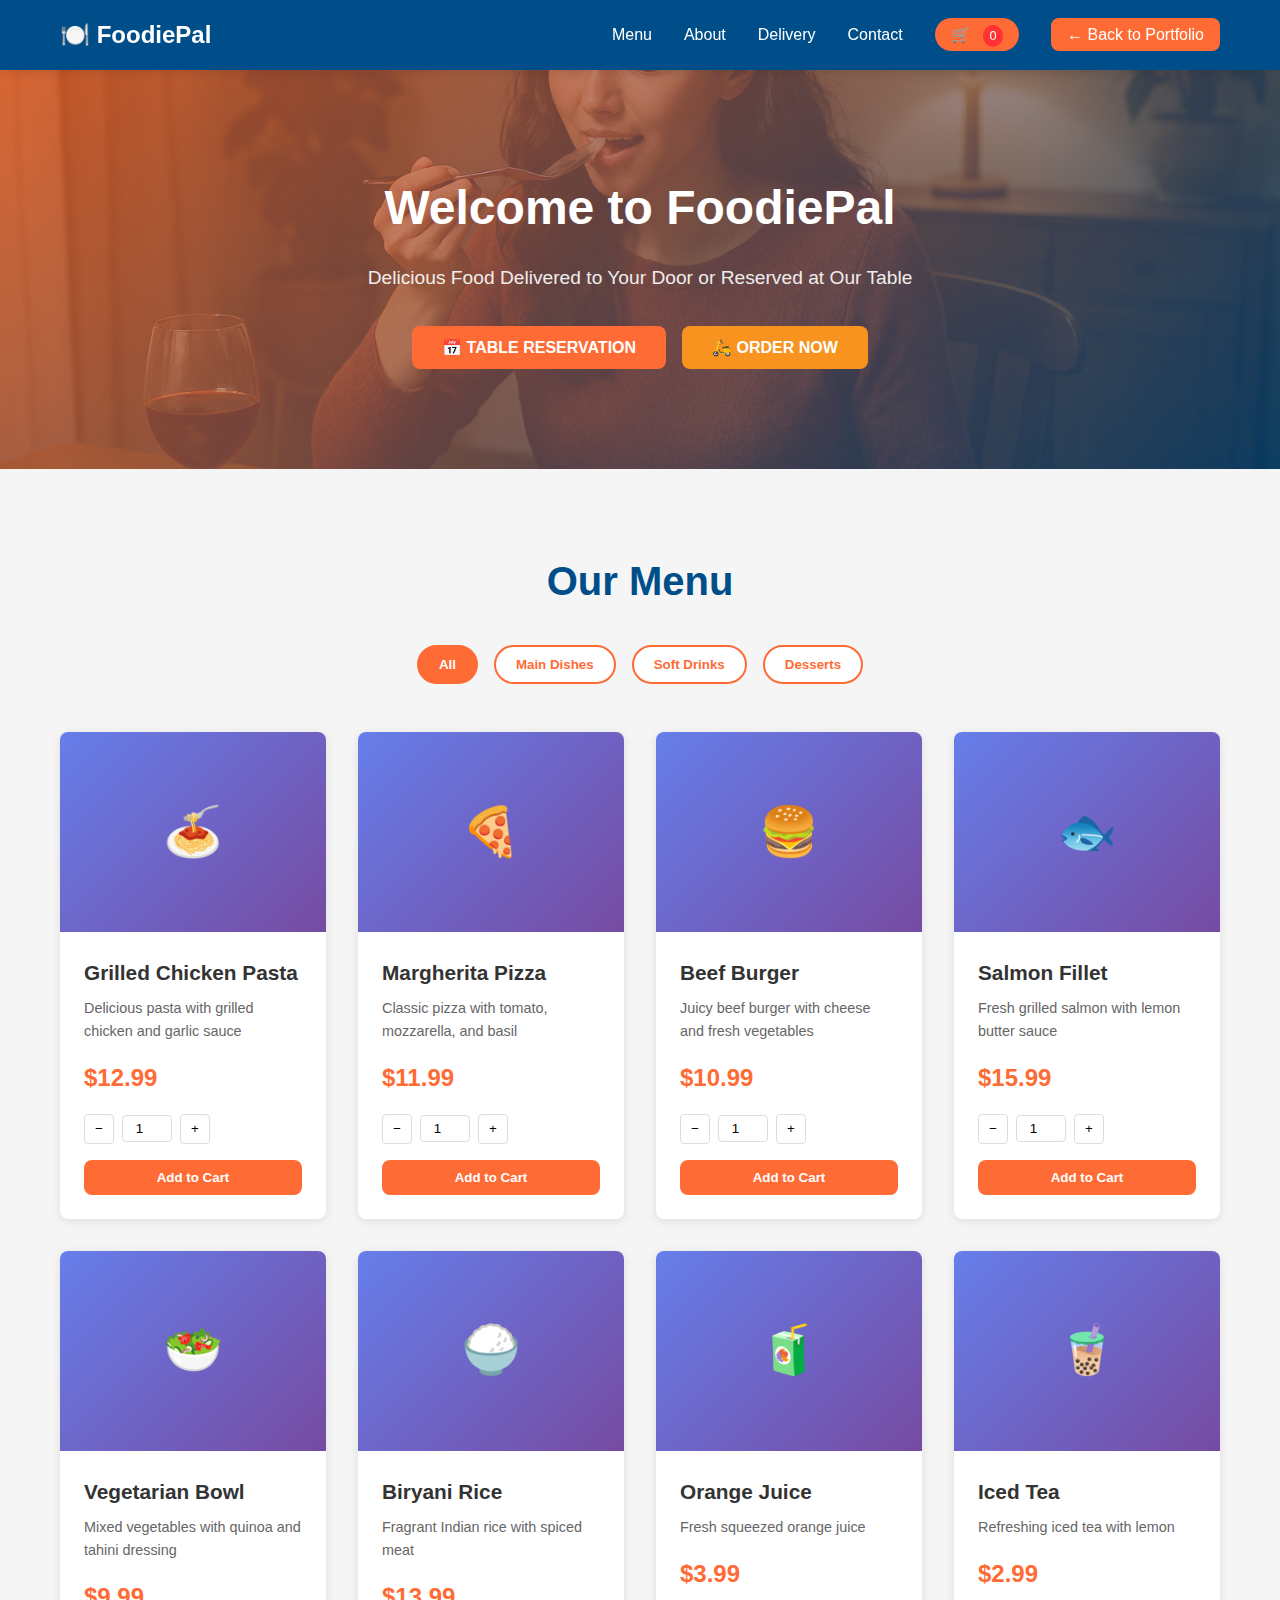
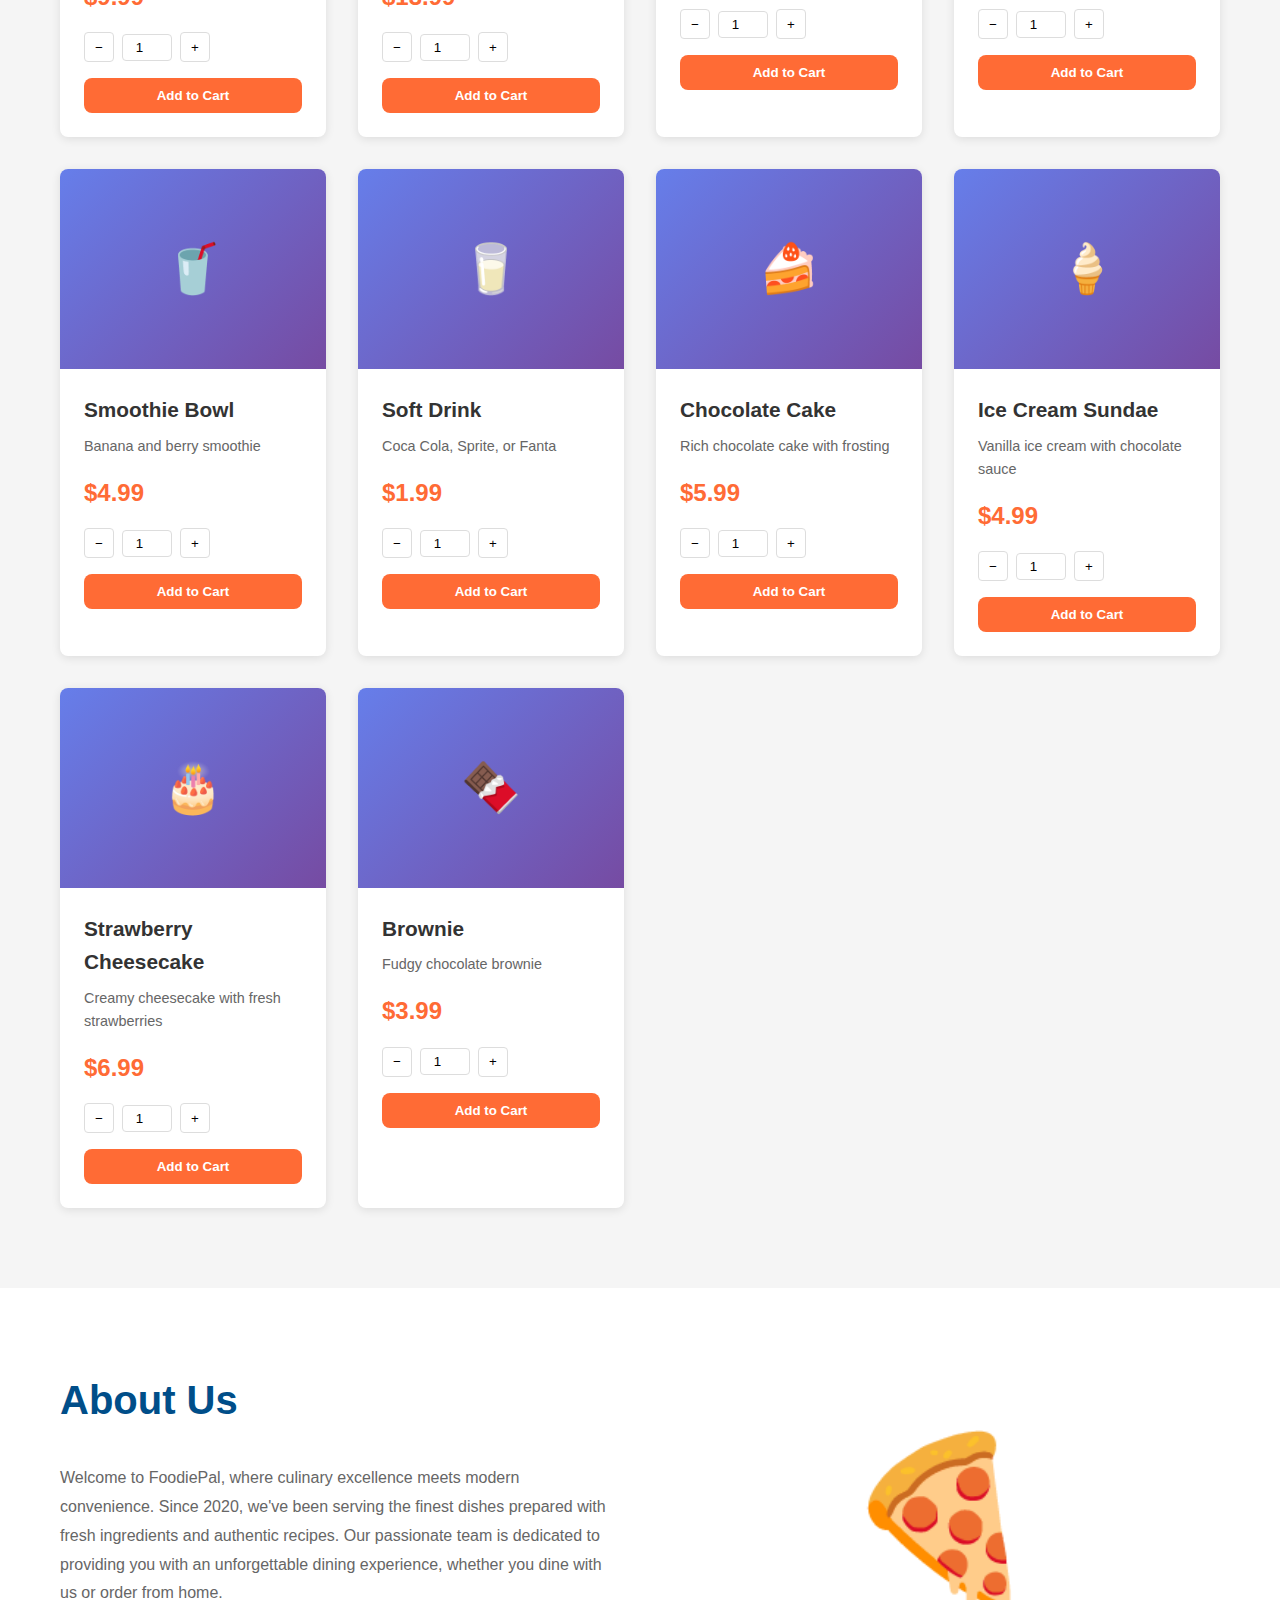
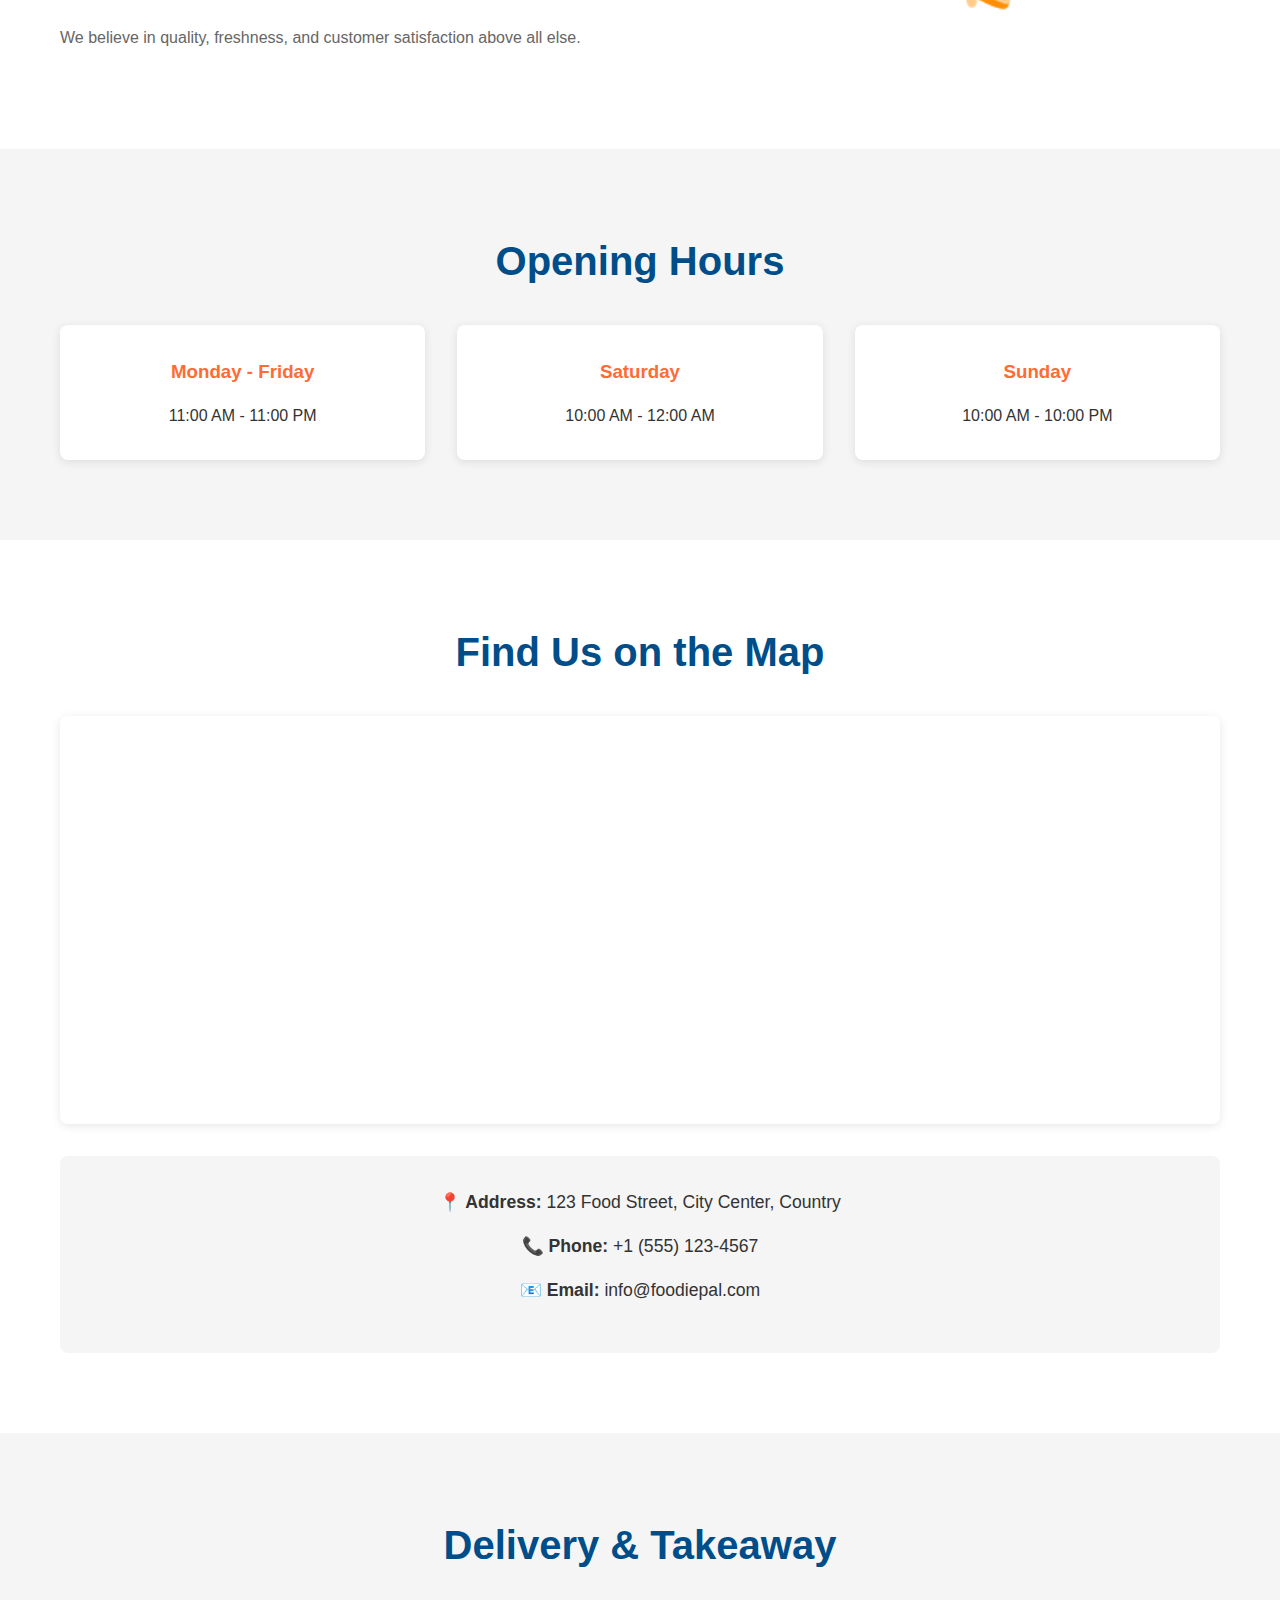
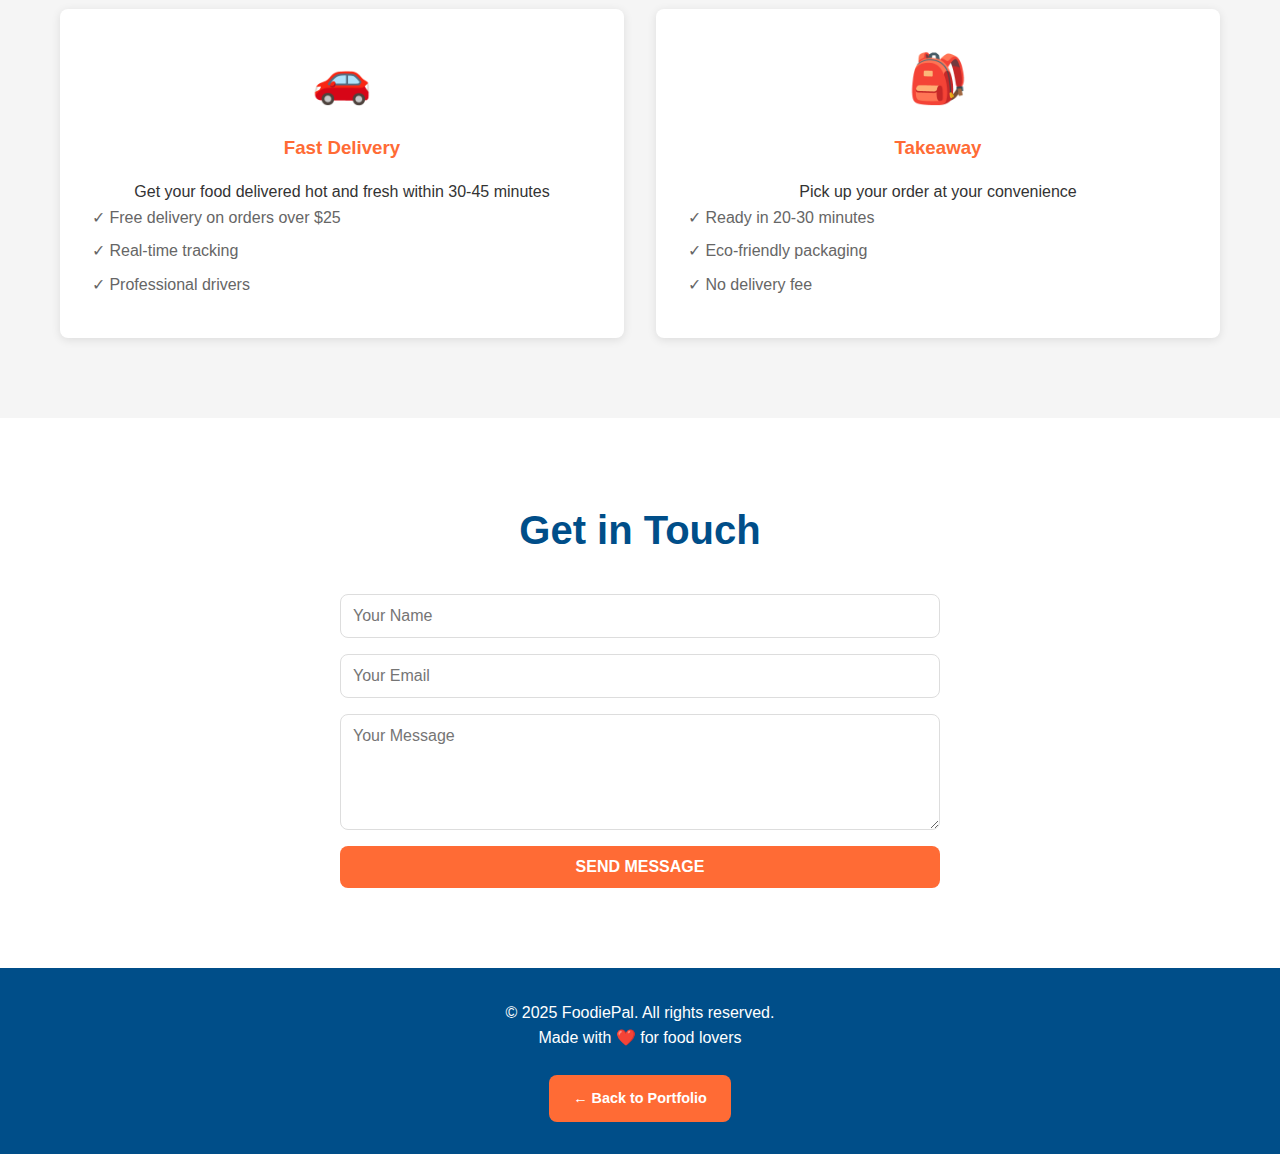
<file: .github/workflows/resturent.html>
<!DOCTYPE html>
<html lang="en">
<head>
    <meta charset="UTF-8">
    <meta name="viewport" content="width=device-width, initial-scale=1.0">
    <title>FoodiePal - Modern Restaurant</title>
    <link rel="stylesheet" href="style1.css">
</head>
<body>
    <!-- Navigation Bar -->
    <nav class="navbar">
        <div class="nav-container">
            <div class="logo" id="logo" style="cursor: pointer;">🍽️ FoodiePal</div>
            <ul class="nav-menu">
                <li><a href="#menu">Menu</a></li>
                <li><a href="#about">About</a></li>
                <li><a href="#delivery">Delivery</a></li>
                <li><a href="#contact">Contact</a></li>
                <li><a href="#cart" class="cart-icon">🛒 <span id="cart-count">0</span></a></li>
                <li><a href="index.html" class="nav-back-portfolio">← Back to Portfolio</a></li>
            </ul>
            <div class="hamburger" id="hamburger">
                <span></span>
                <span></span>
                <span></span>
            </div>
        </div>
    </nav>

    <!-- Hero Section -->
    <section class="hero" id="hero">
        <img src="dinner.png" alt="Restaurant" class="hero-image">
        <div class="hero-content">
            <h1>Welcome to FoodiePal</h1>
            <p>Delicious Food Delivered to Your Door or Reserved at Our Table</p>
            <div class="hero-buttons">
                <button class="btn btn-primary" id="reservation-btn">📅 Table Reservation</button>
                <button class="btn btn-secondary" id="order-btn">🛵 Order Now</button>
            </div>
        </div>
    </section>

    <!-- Menu Section -->
    <section id="menu" class="menu-section">
        <div class="container">
            <h2>Our Menu</h2>
            <div class="menu-categories">
                <button class="category-btn active" data-category="all">All</button>
                <button class="category-btn" data-category="dishes">Main Dishes</button>
                <button class="category-btn" data-category="drinks">Soft Drinks</button>
                <button class="category-btn" data-category="desserts">Desserts</button>
            </div>
            <div class="menu-items" id="menu-items">
                <!-- Items will be loaded here -->
            </div>
        </div>
    </section>

    <!-- About Us Section -->
    <section class="about" id="about">
        <div class="container">
            <div class="about-content">
                <div class="about-text">
                    <h2>About Us</h2>
                    <p>Welcome to FoodiePal, where culinary excellence meets modern convenience. Since 2020, we've been serving the finest dishes prepared with fresh ingredients and authentic recipes. Our passionate team is dedicated to providing you with an unforgettable dining experience, whether you dine with us or order from home.</p>
                    <p>We believe in quality, freshness, and customer satisfaction above all else.</p>
                </div>
                <div class="about-image">
                    🍕
                </div>
            </div>
        </div>
    </section>

    <!-- Opening Hours Section -->
    <section class="hours">
        <div class="container">
            <h2>Opening Hours</h2>
            <div class="hours-grid">
                <div class="hour-item">
                    <h3>Monday - Friday</h3>
                    <p>11:00 AM - 11:00 PM</p>
                </div>
                <div class="hour-item">
                    <h3>Saturday</h3>
                    <p>10:00 AM - 12:00 AM</p>
                </div>
                <div class="hour-item">
                    <h3>Sunday</h3>
                    <p>10:00 AM - 10:00 PM</p>
                </div>
            </div>
        </div>
    </section>

    <!-- Location Section -->
    <section class="location">
        <div class="container">
            <h2>Find Us on the Map</h2>
            <div class="map-container">
                <iframe src="https://www.google.com/maps/embed?pb=!1m18!1m12!1m3!1d3151.835434509156!2d144.9537353!3d-37.8162!2m3!1f0!2f0!3f0!3m2!1i1024!2i768!4f13.1!3m3!1m2!1s0x6ad65d4c2b349649%3A0xb6899234e561db11!2sFlinders%20Street%20Station!5e0!3m2!1sen!2sau!4v1234567890" width="100%" height="400" style="border:0;" allowfullscreen="" loading="lazy"></iframe>
            </div>
            <div class="location-info">
                <p><strong>📍 Address:</strong> 123 Food Street, City Center, Country</p>
                <p><strong>📞 Phone:</strong> +1 (555) 123-4567</p>
                <p><strong>📧 Email:</strong> info@foodiepal.com</p>
            </div>
        </div>
    </section>

    <!-- Delivery/Takeaway Section -->
    <section id="delivery" class="delivery">
        <div class="container">
            <h2>Delivery & Takeaway</h2>
            <div class="delivery-options">
                <div class="delivery-card">
                    <div class="delivery-icon">🚗</div>
                    <h3>Fast Delivery</h3>
                    <p>Get your food delivered hot and fresh within 30-45 minutes</p>
                    <ul>
                        <li>✓ Free delivery on orders over $25</li>
                        <li>✓ Real-time tracking</li>
                        <li>✓ Professional drivers</li>
                    </ul>
                </div>
                <div class="delivery-card">
                    <div class="delivery-icon">🎒</div>
                    <h3>Takeaway</h3>
                    <p>Pick up your order at your convenience</p>
                    <ul>
                        <li>✓ Ready in 20-30 minutes</li>
                        <li>✓ Eco-friendly packaging</li>
                        <li>✓ No delivery fee</li>
                    </ul>
                </div>
            </div>
        </div>
    </section>

    <!-- Contact Section -->
    <section id="contact" class="contact">
        <div class="container">
            <h2>Get in Touch</h2>
            <form class="contact-form" id="contact-form">
                <input type="text" placeholder="Your Name" required>
                <input type="email" placeholder="Your Email" required>
                <textarea placeholder="Your Message" rows="5" required></textarea>
                <button type="submit" class="btn btn-primary">Send Message</button>
            </form>
        </div>
    </section>

    <!-- Footer -->
    <footer class="footer">
        <div class="container">
            <p>&copy; 2025 FoodiePal. All rights reserved.</p>
            <p>Made with ❤️ for food lovers</p>
            <a href="index.html" id="back-portfolio-btn" class="btn-back-portfolio">← Back to Portfolio</a>
        </div>
    </footer>

    <!-- Table Reservation Modal -->
    <div id="reservation-modal" class="modal">
        <div class="modal-content">
            <span class="close" id="close-reservation">&times;</span>
            <h2>Reserve a Table</h2>
            <form id="reservation-form">
                <input type="text" placeholder="Full Name" required>
                <input type="email" placeholder="Email" required>
                <input type="phone" placeholder="Phone Number" required>
                <input type="number" placeholder="Number of People" min="1" max="20" required>
                <input type="date" required>
                <input type="time" required>
                <textarea placeholder="Special Requests or Comments" rows="4"></textarea>
                <button type="submit" class="btn btn-primary">Confirm Reservation</button>
            </form>
        </div>
    </div>

    <!-- Cart Modal -->
    <div id="cart-modal" class="modal">
        <div class="modal-content cart-modal-content">
            <span class="close" id="close-cart">&times;</span>
            <h2>Your Cart</h2>
            <div id="cart-items" class="cart-items">
                <!-- Cart items will be displayed here -->
            </div>
            <div class="cart-summary">
                <div class="summary-row">
                    <span>Subtotal:</span>
                    <span id="subtotal">$0.00</span>
                </div>
                <div class="summary-row">
                    <span>Delivery Fee:</span>
                    <span id="delivery-fee">$2.50</span>
                </div>
                <div class="summary-row total">
                    <span>Total:</span>
                    <span id="total">$0.00</span>
                </div>
            </div>
            <div class="delivery-type">
                <label>
                    <input type="radio" name="delivery" value="delivery" checked> Delivery
                </label>
                <label>
                    <input type="radio" name="delivery" value="takeaway"> Takeaway
                </label>
            </div>
            <button class="btn btn-primary btn-full" id="checkout-btn">Proceed to Payment</button>
        </div>
    </div>

    <!-- Payment Modal -->
    <div id="payment-modal" class="modal">
        <div class="modal-content">
            <span class="close" id="close-payment">&times;</span>
            <h2>Payment</h2>
            <div class="payment-methods">
                <label class="payment-option">
                    <input type="radio" name="payment" value="card" checked>
                    💳 Credit/Debit Card
                </label>
                <label class="payment-option">
                    <input type="radio" name="payment" value="wallet">
                    📱 Digital Wallet
                </label>
                <label class="payment-option">
                    <input type="radio" name="payment" value="cash">
                    💵 Cash on Delivery
                </label>
            </div>
            <form id="payment-form">
                <input type="text" id="card-name" placeholder="Name on Card" required>
                <input type="text" id="card-number" placeholder="Card Number" maxlength="19" required>
                <div class="form-row">
                    <input type="text" id="card-expiry" placeholder="MM/YY" maxlength="5" required>
                    <input type="text" id="card-cvv" placeholder="CVV" maxlength="3" required>
                </div>
                <button type="submit" class="btn btn-primary btn-full">Complete Order - <span id="payment-total">$0.00</span></button>
            </form>
        </div>
    </div>

    <script src="script.js"></script>
</body>
</html>
</file>
<file: .github/workflows/style1.css>
/* Global Styles */
* {
    margin: 0;
    padding: 0;
    box-sizing: border-box;
}

:root {
    --primary-color: #ff6b35;
    --secondary-color: #004e89;
    --accent-color: #f7931e;
    --dark-bg: #1a1a1a;
    --light-bg: #f5f5f5;
    --text-dark: #333;
    --text-light: #666;
    --border-radius: 8px;
    --transition: all 0.3s ease;
}

html {
    scroll-behavior: smooth;
}

body {
    font-family: 'Segoe UI', Tahoma, Geneva, Verdana, sans-serif;
    line-height: 1.6;
    color: var(--text-dark);
    background-color: #fff;
}

.container {
    max-width: 1200px;
    margin: 0 auto;
    padding: 0 20px;
}

/* Navigation Bar */
.navbar {
    background-color: var(--secondary-color);
    color: white;
    padding: 1rem 0;
    position: sticky;
    top: 0;
    z-index: 100;
    box-shadow: 0 2px 10px rgba(0, 0, 0, 0.1);
}

.nav-container {
    max-width: 1200px;
    margin: 0 auto;
    padding: 0 20px;
    display: flex;
    justify-content: space-between;
    align-items: center;
}

.logo {
    font-size: 1.5rem;
    font-weight: bold;
    cursor: pointer;
}

.nav-menu {
    display: flex;
    list-style: none;
    gap: 2rem;
    align-items: center;
}

.nav-menu a {
    color: white;
    text-decoration: none;
    transition: var(--transition);
    font-weight: 500;
}

.nav-menu a:hover {
    color: var(--accent-color);
}

.nav-back-portfolio {
    background-color: var(--primary-color);
    padding: 0.5rem 1rem !important;
    border-radius: var(--border-radius);
    transition: var(--transition);
}

.nav-back-portfolio:hover {
    background-color: #ff5522 !important;
    color: white !important;
    transform: translateY(-2px);
}

.cart-icon {
    background-color: var(--primary-color);
    padding: 0.5rem 1rem;
    border-radius: 20px;
    position: relative;
    cursor: pointer;
}

#cart-count {
    background-color: #ff3333;
    color: white;
    border-radius: 50%;
    padding: 0.2rem 0.4rem;
    font-size: 0.8rem;
    margin-left: 0.5rem;
}

.hamburger {
    display: none;
    flex-direction: column;
    cursor: pointer;
}

.hamburger span {
    width: 25px;
    height: 3px;
    background-color: white;
    margin: 5px 0;
    transition: var(--transition);
}

/* Hero Section */
.hero {
    background: linear-gradient(135deg, var(--primary-color) 0%, var(--secondary-color) 100%);
    color: white;
    padding: 100px 20px;
    text-align: center;
    position: relative;
    overflow: hidden;
}

.hero-image {
    position: absolute;
    top: 0;
    left: 0;
    width: 100%;
    height: 100%;
    object-fit: cover;
    opacity: 0.3;
    z-index: 1;
}

.hero-content {
    position: relative;
    z-index: 2;
}

.hero-content h1 {
    font-size: 3rem;
    margin-bottom: 1rem;
}

.hero-content p {
    font-size: 1.2rem;
    margin-bottom: 2rem;
    opacity: 0.9;
}

.hero-buttons {
    display: flex;
    gap: 1rem;
    justify-content: center;
    flex-wrap: wrap;
}

/* Buttons */
.btn {
    padding: 12px 30px;
    border: none;
    border-radius: var(--border-radius);
    font-size: 1rem;
    cursor: pointer;
    transition: var(--transition);
    font-weight: 600;
    text-transform: uppercase;
}

.btn-primary {
    background-color: var(--primary-color);
    color: white;
}

.btn-primary:hover {
    background-color: #e55a2b;
    transform: translateY(-2px);
    box-shadow: 0 5px 15px rgba(255, 107, 53, 0.3);
}

.btn-secondary {
    background-color: var(--accent-color);
    color: white;
}

.btn-secondary:hover {
    background-color: #e68100;
    transform: translateY(-2px);
    box-shadow: 0 5px 15px rgba(247, 147, 30, 0.3);
}

.btn-full {
    width: 100%;
    margin-top: 1rem;
}

/* Menu Section */
.menu-section {
    padding: 80px 20px;
    background-color: var(--light-bg);
}

.menu-section h2 {
    text-align: center;
    font-size: 2.5rem;
    margin-bottom: 2rem;
    color: var(--secondary-color);
}

.menu-categories {
    display: flex;
    justify-content: center;
    gap: 1rem;
    margin-bottom: 3rem;
    flex-wrap: wrap;
}

.category-btn {
    padding: 10px 20px;
    border: 2px solid var(--primary-color);
    background-color: white;
    color: var(--primary-color);
    border-radius: 20px;
    cursor: pointer;
    transition: var(--transition);
    font-weight: 600;
}

.category-btn.active,
.category-btn:hover {
    background-color: var(--primary-color);
    color: white;
}

.menu-items {
    display: grid;
    grid-template-columns: repeat(auto-fill, minmax(250px, 1fr));
    gap: 2rem;
}

.menu-item {
    background-color: white;
    border-radius: var(--border-radius);
    overflow: hidden;
    box-shadow: 0 2px 10px rgba(0, 0, 0, 0.1);
    transition: var(--transition);
}

.menu-item:hover {
    transform: translateY(-5px);
    box-shadow: 0 5px 20px rgba(0, 0, 0, 0.15);
}

.menu-item-image {
    width: 100%;
    height: 200px;
    background: linear-gradient(135deg, #667eea 0%, #764ba2 100%);
    display: flex;
    align-items: center;
    justify-content: center;
    font-size: 3rem;
}

.menu-item-content {
    padding: 1.5rem;
}

.menu-item-name {
    font-size: 1.3rem;
    font-weight: bold;
    margin-bottom: 0.5rem;
    color: var(--text-dark);
}

.menu-item-description {
    font-size: 0.9rem;
    color: var(--text-light);
    margin-bottom: 1rem;
}

.menu-item-price {
    font-size: 1.5rem;
    color: var(--primary-color);
    font-weight: bold;
    margin-bottom: 1rem;
}

.menu-item-quantity {
    display: flex;
    align-items: center;
    gap: 0.5rem;
    margin-bottom: 1rem;
}

.menu-item-quantity button {
    width: 30px;
    height: 30px;
    border: 1px solid #ddd;
    background-color: white;
    cursor: pointer;
    border-radius: 4px;
    transition: var(--transition);
}

.menu-item-quantity button:hover {
    background-color: var(--light-bg);
}

.menu-item-quantity input {
    width: 50px;
    text-align: center;
    border: 1px solid #ddd;
    padding: 5px;
    border-radius: 4px;
}

.add-to-cart {
    width: 100%;
    padding: 10px;
    background-color: var(--primary-color);
    color: white;
    border: none;
    border-radius: var(--border-radius);
    cursor: pointer;
    transition: var(--transition);
    font-weight: 600;
}

.add-to-cart:hover {
    background-color: #e55a2b;
}

/* About Section */
.about {
    padding: 80px 20px;
}

.about h2 {
    font-size: 2.5rem;
    margin-bottom: 2rem;
    color: var(--secondary-color);
}

.about-content {
    display: grid;
    grid-template-columns: 1fr 1fr;
    gap: 3rem;
    align-items: center;
}

.about-text p {
    margin-bottom: 1rem;
    color: var(--text-light);
    line-height: 1.8;
}

.about-image {
    font-size: 10rem;
    text-align: center;
}

/* Hours Section */
.hours {
    padding: 80px 20px;
    background-color: var(--light-bg);
}

.hours h2 {
    text-align: center;
    font-size: 2.5rem;
    margin-bottom: 2rem;
    color: var(--secondary-color);
}

.hours-grid {
    display: grid;
    grid-template-columns: repeat(auto-fit, minmax(200px, 1fr));
    gap: 2rem;
}

.hour-item {
    background-color: white;
    padding: 2rem;
    border-radius: var(--border-radius);
    box-shadow: 0 2px 10px rgba(0, 0, 0, 0.1);
    text-align: center;
}

.hour-item h3 {
    color: var(--primary-color);
    margin-bottom: 1rem;
}

/* Location Section */
.location {
    padding: 80px 20px;
}

.location h2 {
    text-align: center;
    font-size: 2.5rem;
    margin-bottom: 2rem;
    color: var(--secondary-color);
}

.map-container {
    margin-bottom: 2rem;
    border-radius: var(--border-radius);
    overflow: hidden;
    box-shadow: 0 2px 10px rgba(0, 0, 0, 0.1);
}

.location-info {
    background-color: var(--light-bg);
    padding: 2rem;
    border-radius: var(--border-radius);
    text-align: center;
}

.location-info p {
    margin-bottom: 1rem;
    font-size: 1.1rem;
}

/* Delivery Section */
.delivery {
    padding: 80px 20px;
    background-color: var(--light-bg);
}

.delivery h2 {
    text-align: center;
    font-size: 2.5rem;
    margin-bottom: 2rem;
    color: var(--secondary-color);
}

.delivery-options {
    display: grid;
    grid-template-columns: repeat(auto-fit, minmax(280px, 1fr));
    gap: 2rem;
}

.delivery-card {
    background-color: white;
    padding: 2rem;
    border-radius: var(--border-radius);
    box-shadow: 0 2px 10px rgba(0, 0, 0, 0.1);
    transition: var(--transition);
    text-align: center;
}

.delivery-card:hover {
    transform: translateY(-5px);
}

.delivery-icon {
    font-size: 3rem;
    margin-bottom: 1rem;
}

.delivery-card h3 {
    color: var(--primary-color);
    margin-bottom: 1rem;
}

.delivery-card ul {
    list-style: none;
    text-align: left;
}

.delivery-card li {
    margin-bottom: 0.5rem;
    color: var(--text-light);
}

/* Contact Section */
.contact {
    padding: 80px 20px;
}

.contact h2 {
    text-align: center;
    font-size: 2.5rem;
    margin-bottom: 2rem;
    color: var(--secondary-color);
}

.contact-form {
    max-width: 600px;
    margin: 0 auto;
    display: flex;
    flex-direction: column;
    gap: 1rem;
}

.contact-form input,
.contact-form textarea {
    padding: 12px;
    border: 1px solid #ddd;
    border-radius: var(--border-radius);
    font-family: inherit;
    font-size: 1rem;
}

.contact-form input:focus,
.contact-form textarea:focus {
    outline: none;
    border-color: var(--primary-color);
    box-shadow: 0 0 5px rgba(255, 107, 53, 0.3);
}

/* Footer */
.footer {
    background-color: var(--secondary-color);
    color: white;
    text-align: center;
    padding: 2rem;
}

.btn-back-portfolio {
    display: inline-block;
    margin-top: 1.5rem;
    padding: 0.75rem 1.5rem;
    background-color: var(--primary-color);
    color: white;
    text-decoration: none;
    border-radius: var(--border-radius);
    transition: var(--transition);
    font-weight: 600;
    font-size: 0.9rem;
}

.btn-back-portfolio:hover {
    background-color: #ff5522;
    transform: translateY(-2px);
    box-shadow: 0 4px 12px rgba(255, 107, 53, 0.4);
}

/* Modals */
.modal {
    display: none;
    position: fixed;
    z-index: 1000;
    left: 0;
    top: 0;
    width: 100%;
    height: 100%;
    background-color: rgba(0, 0, 0, 0.5);
    overflow-y: auto;
}

.modal.show {
    display: flex;
    align-items: center;
    justify-content: center;
}

.modal-content {
    background-color: white;
    padding: 2rem;
    border-radius: var(--border-radius);
    max-width: 500px;
    width: 90%;
    position: relative;
    box-shadow: 0 5px 30px rgba(0, 0, 0, 0.3);
}

.cart-modal-content {
    max-width: 600px;
    max-height: 90vh;
    overflow-y: auto;
}

.close {
    position: absolute;
    right: 1rem;
    top: 1rem;
    font-size: 2rem;
    cursor: pointer;
    color: #999;
    transition: var(--transition);
}

.close:hover {
    color: var(--text-dark);
}

.modal-content h2 {
    margin-bottom: 1.5rem;
    color: var(--secondary-color);
}

.modal-content form {
    display: flex;
    flex-direction: column;
    gap: 1rem;
}

.modal-content input,
.modal-content textarea {
    padding: 12px;
    border: 1px solid #ddd;
    border-radius: var(--border-radius);
    font-family: inherit;
    font-size: 1rem;
}

.modal-content input:focus,
.modal-content textarea:focus {
    outline: none;
    border-color: var(--primary-color);
    box-shadow: 0 0 5px rgba(255, 107, 53, 0.3);
}

/* Cart Items */
.cart-items {
    max-height: 400px;
    overflow-y: auto;
    margin-bottom: 2rem;
}

.cart-item {
    display: flex;
    justify-content: space-between;
    align-items: center;
    padding: 1rem;
    border-bottom: 1px solid #eee;
}

.cart-item-info {
    flex: 1;
}

.cart-item-name {
    font-weight: bold;
    margin-bottom: 0.5rem;
}

.cart-item-controls {
    display: flex;
    gap: 0.5rem;
    align-items: center;
}

.cart-item-controls button {
    width: 25px;
    height: 25px;
    border: 1px solid #ddd;
    background-color: white;
    cursor: pointer;
    border-radius: 4px;
}

.cart-item-price {
    font-weight: bold;
    color: var(--primary-color);
    min-width: 80px;
    text-align: right;
}

.cart-summary {
    border-top: 2px solid #eee;
    padding: 1rem 0;
    margin-bottom: 1rem;
}

.summary-row {
    display: flex;
    justify-content: space-between;
    margin-bottom: 0.5rem;
}

.summary-row.total {
    font-size: 1.3rem;
    font-weight: bold;
    color: var(--primary-color);
    border-top: 1px solid #eee;
    padding-top: 0.5rem;
}

.delivery-type {
    margin-bottom: 1rem;
    display: flex;
    gap: 2rem;
}

.delivery-type label {
    display: flex;
    align-items: center;
    gap: 0.5rem;
    cursor: pointer;
}

.payment-methods {
    display: flex;
    flex-direction: column;
    gap: 1rem;
    margin-bottom: 1.5rem;
}

.payment-option {
    display: flex;
    align-items: center;
    gap: 1rem;
    padding: 1rem;
    border: 2px solid #eee;
    border-radius: var(--border-radius);
    cursor: pointer;
    transition: var(--transition);
}

.payment-option:hover {
    border-color: var(--primary-color);
    background-color: var(--light-bg);
}

.payment-option input[type="radio"] {
    cursor: pointer;
    width: 20px;
    height: 20px;
}

.form-row {
    display: grid;
    grid-template-columns: 1fr 1fr;
    gap: 1rem;
}

/* Responsive Design */
@media (max-width: 768px) {
    .nav-menu {
        display: none;
        position: absolute;
        top: 70px;
        left: 0;
        width: 100%;
        flex-direction: column;
        background-color: var(--secondary-color);
        padding: 2rem;
        gap: 1rem;
    }

    .nav-menu.show {
        display: flex;
    }

    .hamburger {
        display: flex;
    }

    .hero-content h1 {
        font-size: 2rem;
    }

    .hero-content p {
        font-size: 1rem;
    }

    .hero-buttons {
        flex-direction: column;
    }

    .menu-section h2,
    .about h2,
    .hours h2,
    .location h2,
    .delivery h2,
    .contact h2 {
        font-size: 1.8rem;
    }

    .menu-items {
        grid-template-columns: 1fr;
    }

    .about-content {
        grid-template-columns: 1fr;
    }

    .hours-grid {
        grid-template-columns: 1fr;
    }

    .delivery-options {
        grid-template-columns: 1fr;
    }

    .modal-content {
        width: 95%;
    }

    .form-row {
        grid-template-columns: 1fr;
    }

    .hero {
        padding: 50px 20px;
    }

    .menu-section,
    .about,
    .hours,
    .location,
    .delivery,
    .contact {
        padding: 50px 20px;
    }
}

@media (max-width: 480px) {
    .hero-content h1 {
        font-size: 1.5rem;
    }

    .menu-categories {
        flex-direction: column;
    }

    .category-btn {
        width: 100%;
    }

    .delivery-type {
        flex-direction: column;
    }

    .payment-methods {
        gap: 0.5rem;
    }

    .payment-option {
        padding: 0.75rem;
    }
}
</file>
